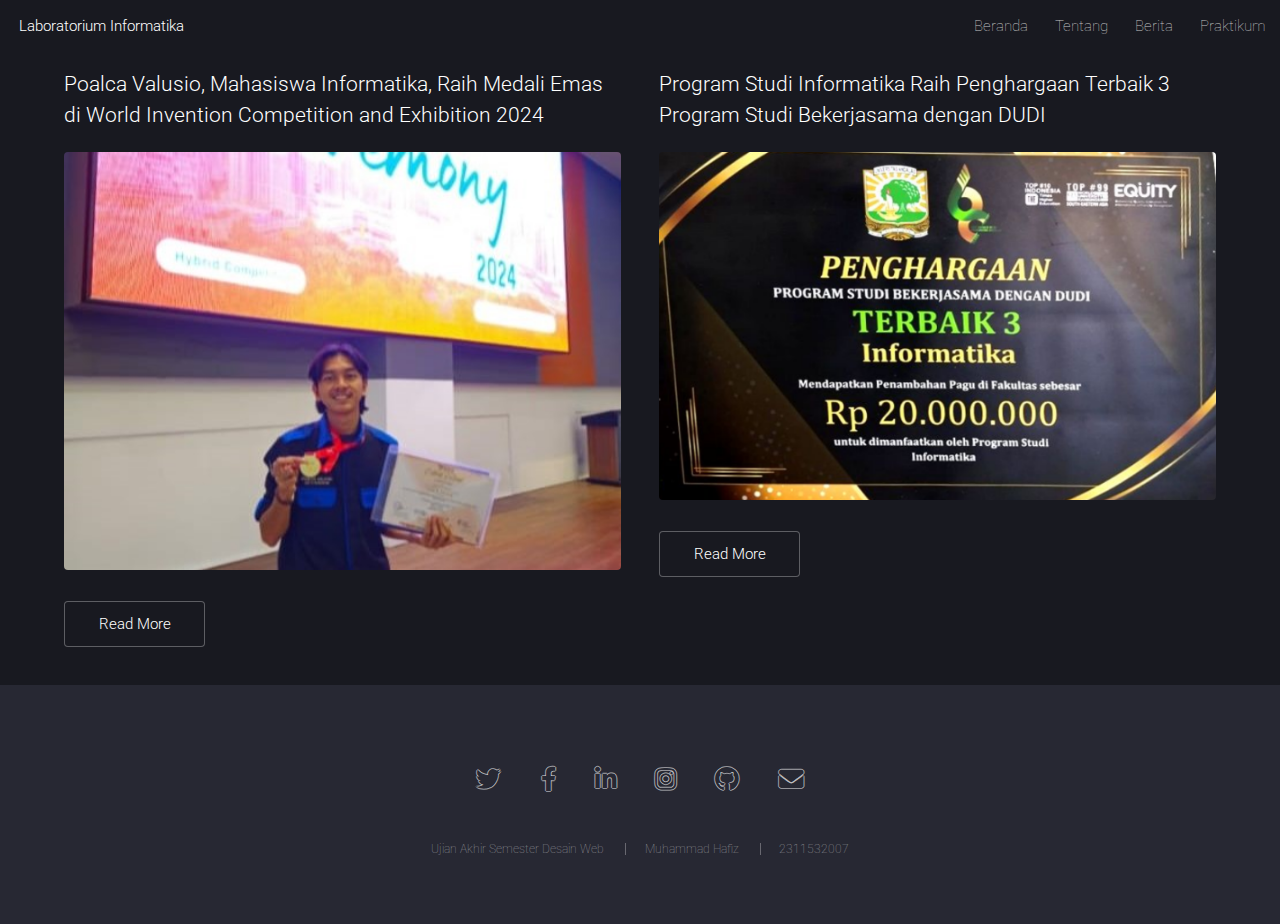
<file: UAS_Desain_Web/berita.html>
<!DOCTYPE HTML>
<html>
	<head>
		<title>Desain Web Muhammad Hafiz</title>
		<meta charset="utf-8" />
		<meta name="viewport" content="width=device-width, initial-scale=1, user-scalable=no" />
		<link rel="stylesheet" href="assets/css/main.css" />
		<noscript><link rel="stylesheet" href="assets/css/noscript.css" /></noscript>
	</head>
	<body class="is-preload landing">
		<div id="page-wrapper">
			<!-- Header -->
			<header id="header">
                <h1 id="logo"><a href="index.html">Laboratorium Informatika</a></h1>
                <nav id="nav">
                    <ul>
                        <li><a href="index.html">Beranda</a></li>
                        <li><a href="tentang.html">Tentang</a></li>
                        <li><a href="berita.html">Berita</a></li>
                        <li><a href="praktikum.html">Praktikum</a></li>
                    </ul>
                </nav>
            </header>

			<!-- Content -->
			<div id="main" class="wrapper style1">
                <div class="container">
                    <div class="row">
                        <div class="col-6">
                            <head> <h3>Poalca Valusio, Mahasiswa Informatika, Raih Medali Emas di World Invention Competition and Exhibition 2024</h3></head>
                            <img class="image fit m-3" src="images/news-highlight.jpg" alt="Card image">
                            <a href="#" class="button">Read More</a>
                        </div>
                        <div class="col-6">
                            <head> <h3>Program Studi Informatika Raih Penghargaan Terbaik 3 Program Studi Bekerjasama dengan DUDI</h3></head>
                            <img class="image fit m-3" src="images/berita2.png" alt="Card image">
                            <a href="#" class="button">Read More</a>
                        </div>
                    </div>
                </div>  
            </div>

		</div>

		<!-- footer -->
		<footer id="footer">
            <ul class="icons">
                <li><a href="#" class="icon brands alt fa-twitter"><span class="label">Twitter</span></a></li>
                <li><a href="#" class="icon brands alt fa-facebook-f"><span class="label">Facebook</span></a></li>
                <li><a href="#" class="icon brands alt fa-linkedin-in"><span class="label">LinkedIn</span></a></li>
                <li><a href="#" class="icon brands alt fa-instagram"><span class="label">Instagram</span></a></li>
                <li><a href="#" class="icon brands alt fa-github"><span class="label">GitHub</span></a></li>
                <li><a href="#" class="icon solid alt fa-envelope"><span class="label">Email</span></a></li>
            </ul>
            <ul class="copyright">
                <li>Ujian Akhir Semester Desain Web</li>
                <li>Muhammad Hafiz</li>
                <li>2311532007</li>
            </ul>
        </footer>        

		<!-- Scripts -->
			<script src="assets/js/jquery.min.js"></script>
			<script src="assets/js/jquery.scrolly.min.js"></script>
			<script src="assets/js/jquery.dropotron.min.js"></script>
			<script src="assets/js/jquery.scrollex.min.js"></script>
			<script src="assets/js/browser.min.js"></script>
			<script src="assets/js/breakpoints.min.js"></script>
			<script src="assets/js/util.js"></script>
			<script src="assets/js/main.js"></script>

	</body>
</html>
</file>
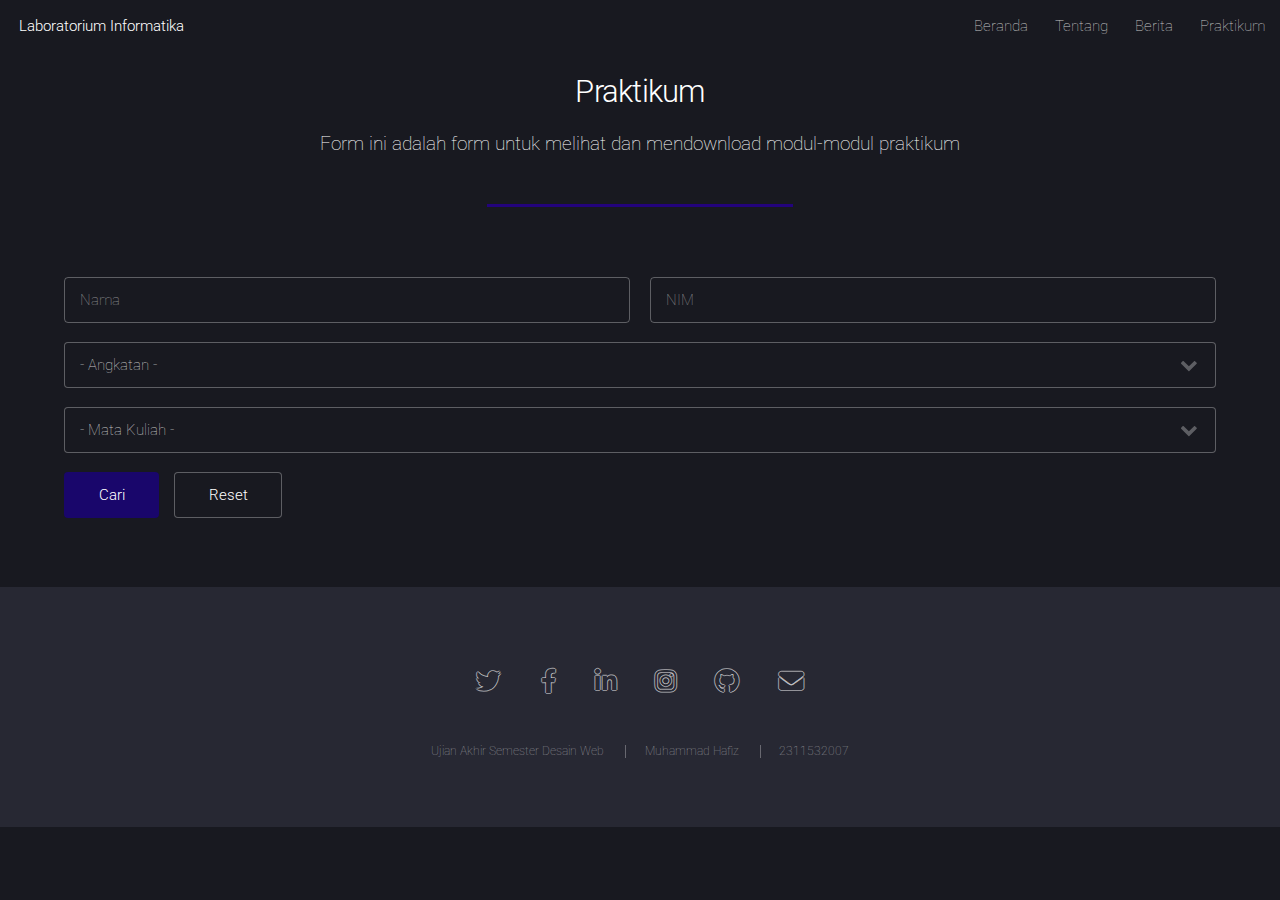
<file: UAS_Desain_Web/praktikum.html>
<!DOCTYPE HTML>
<html>
	<head>
		<title>Desain Web Muhammad Hafiz</title>
		<meta charset="utf-8" />
		<meta name="viewport" content="width=device-width, initial-scale=1, user-scalable=no" />
		<link rel="stylesheet" href="assets/css/main.css" />
		<noscript><link rel="stylesheet" href="assets/css/noscript.css" /></noscript>
	</head>
	<body class="is-preload landing">
		<div id="page-wrapper">
			<!-- Header -->
			<header id="header">
                <h1 id="logo"><a href="index.html">Laboratorium Informatika</a></h1>
                <nav id="nav">
                    <ul>
                        <li><a href="index.html">Beranda</a></li>
                        <li><a href="tentang.html">Tentang</a></li>
                        <li><a href="berita.html">Berita</a></li>
                        <li><a href="praktikum.html">Praktikum</a></li>
                    </ul>
                </nav>
            </header>

			<!-- Content -->
			<div id="main" class="wrapper style1">
                <div class="container">
                    <header class="major">
                        <h2>Praktikum</h2>
                        <p>Form ini adalah form untuk melihat dan mendownload modul-modul praktikum</p>
                    </header>
                
                    <section>
                        <form method="post" action="#">
                            <div class="row gtr-uniform gtr-50">
                                <div class="col-6 col-12-xsmall">
                                    <input type="text" name="nama" id="nama" value="" placeholder="Nama" />
                                </div>
                                <div class="col-6 col-12-xsmall">
                                    <input type="text" name="nim" id="nim" value="" placeholder="NIM" />
                                </div>
                                <div class="col-12">
                                    <select name="Angkatan" id="angkatan">
                                        <option value="">- Angkatan -</option>
                                        <option value="1">2022</option>
                                        <option value="1">2023</option>
                                        <option value="1">2024</option>
                                    </select>
                                </div>
                                <div class="col-12">
                                    <select name="Mata Kuliah" id="matakuliah">
                                        <option value="">- Mata Kuliah -</option>
                                        <option value="1">Algoritma dan Pemrograman</option>
                                        <option value="1">Struktur Data</option>
                                        <option value="1">Basis Data</option>
                                        <option value="1">Jaringan Komputer</option>
                                        <option value="1">Pemograman Berorientasi Objek</option>
                                        <option value="1">Sistem Operasi</option>
                                        <option value="1">Pembelajaran Mesin</option>
                                        <option value="1">Pemrograman Web</option>
                                        <option value="1">Deep Learning</option>
                                        <option value="1">Big Data</option>
                                        <option value="1">Aplikasi Mobile</option>
                                    </select>
                                </div>
                                <div class="col-12">
                                    <ul class="actions">
                                        <li><input type="submit" value="Cari" class="primary" /></li>
                                        <li><input type="reset" value="Reset" /></li>
                                    </ul>
                                </div>
                            </div>
                        </form>
                    </section>
                </div>
            </div>

		</div>

		<!-- footer -->
		<footer id="footer">
            <ul class="icons">
                <li><a href="#" class="icon brands alt fa-twitter"><span class="label">Twitter</span></a></li>
                <li><a href="#" class="icon brands alt fa-facebook-f"><span class="label">Facebook</span></a></li>
                <li><a href="#" class="icon brands alt fa-linkedin-in"><span class="label">LinkedIn</span></a></li>
                <li><a href="#" class="icon brands alt fa-instagram"><span class="label">Instagram</span></a></li>
                <li><a href="#" class="icon brands alt fa-github"><span class="label">GitHub</span></a></li>
                <li><a href="#" class="icon solid alt fa-envelope"><span class="label">Email</span></a></li>
            </ul>
            <ul class="copyright">
                <li>Ujian Akhir Semester Desain Web</li>
                <li>Muhammad Hafiz</li>
                <li>2311532007</li>
            </ul>
        </footer>        

		<!-- Scripts -->
			<script src="assets/js/jquery.min.js"></script>
			<script src="assets/js/jquery.scrolly.min.js"></script>
			<script src="assets/js/jquery.dropotron.min.js"></script>
			<script src="assets/js/jquery.scrollex.min.js"></script>
			<script src="assets/js/browser.min.js"></script>
			<script src="assets/js/breakpoints.min.js"></script>
			<script src="assets/js/util.js"></script>
			<script src="assets/js/main.js"></script>

	</body>
</html>
</file>
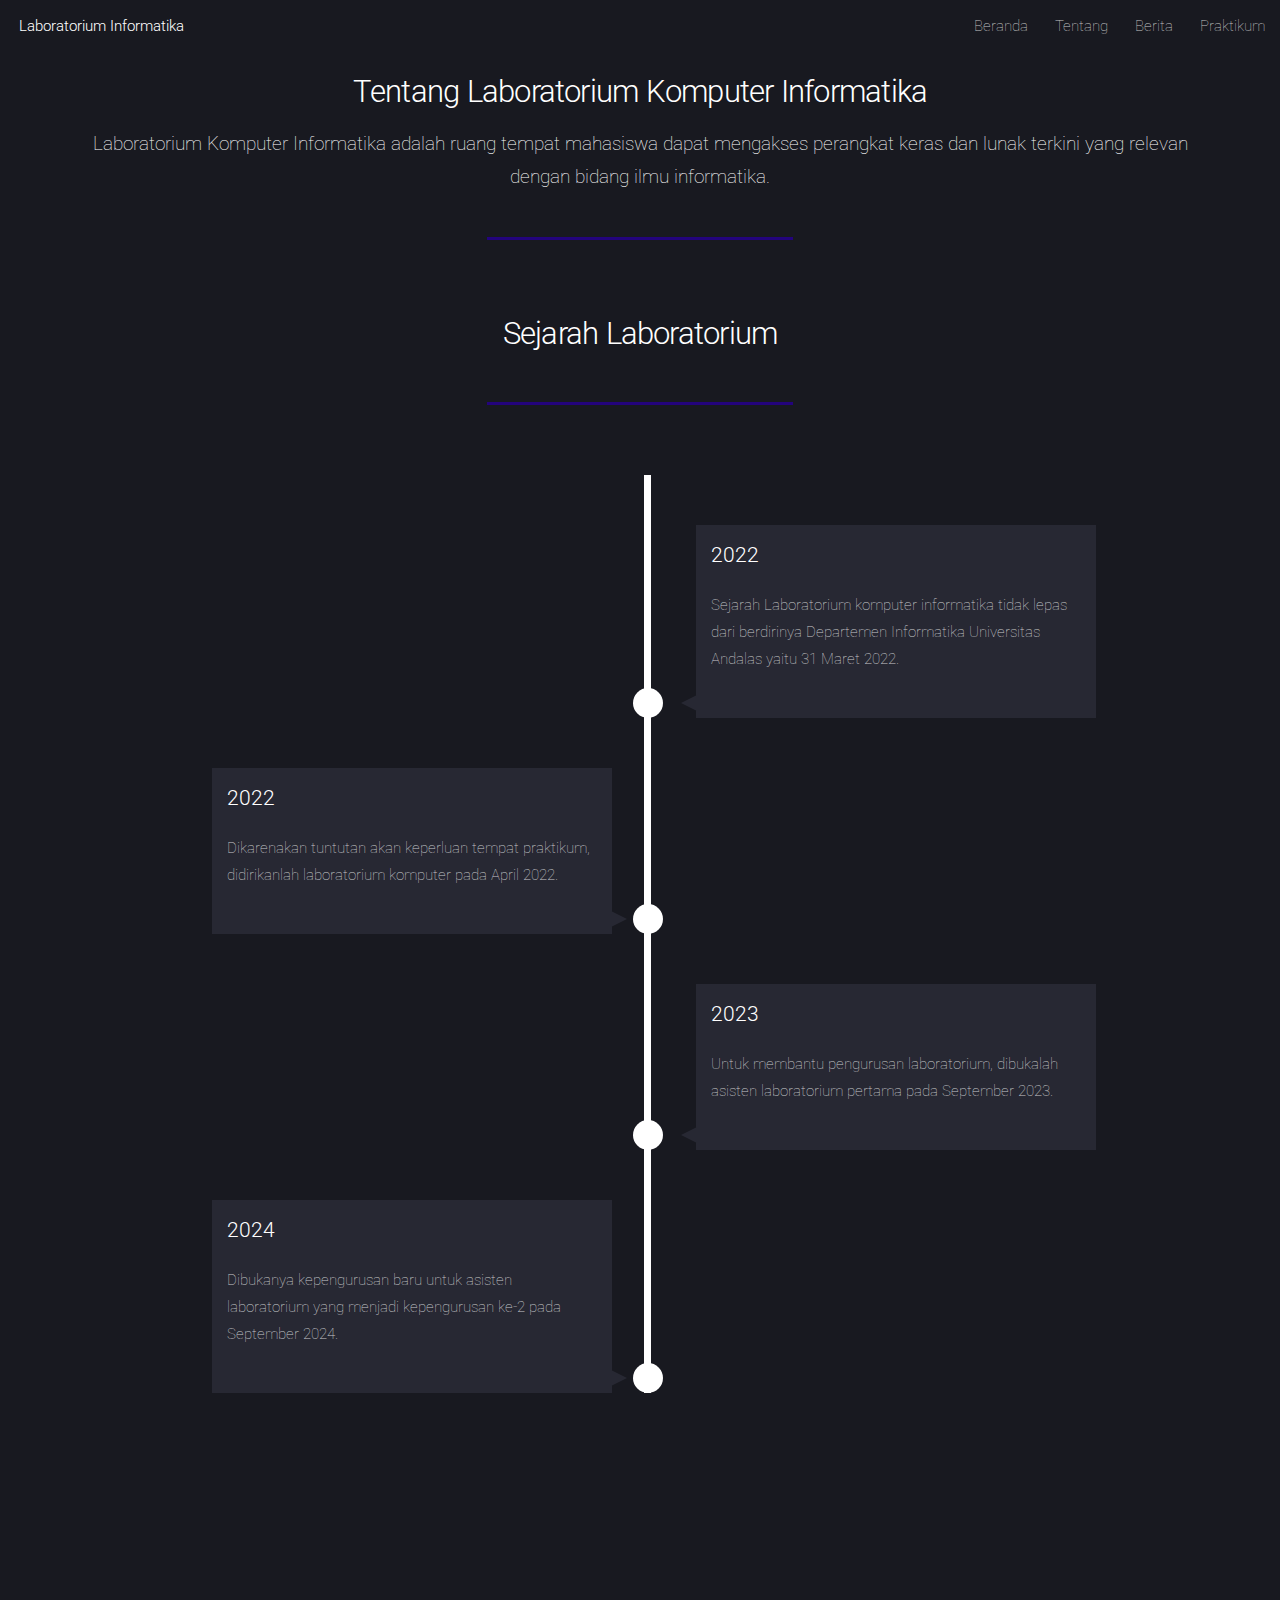
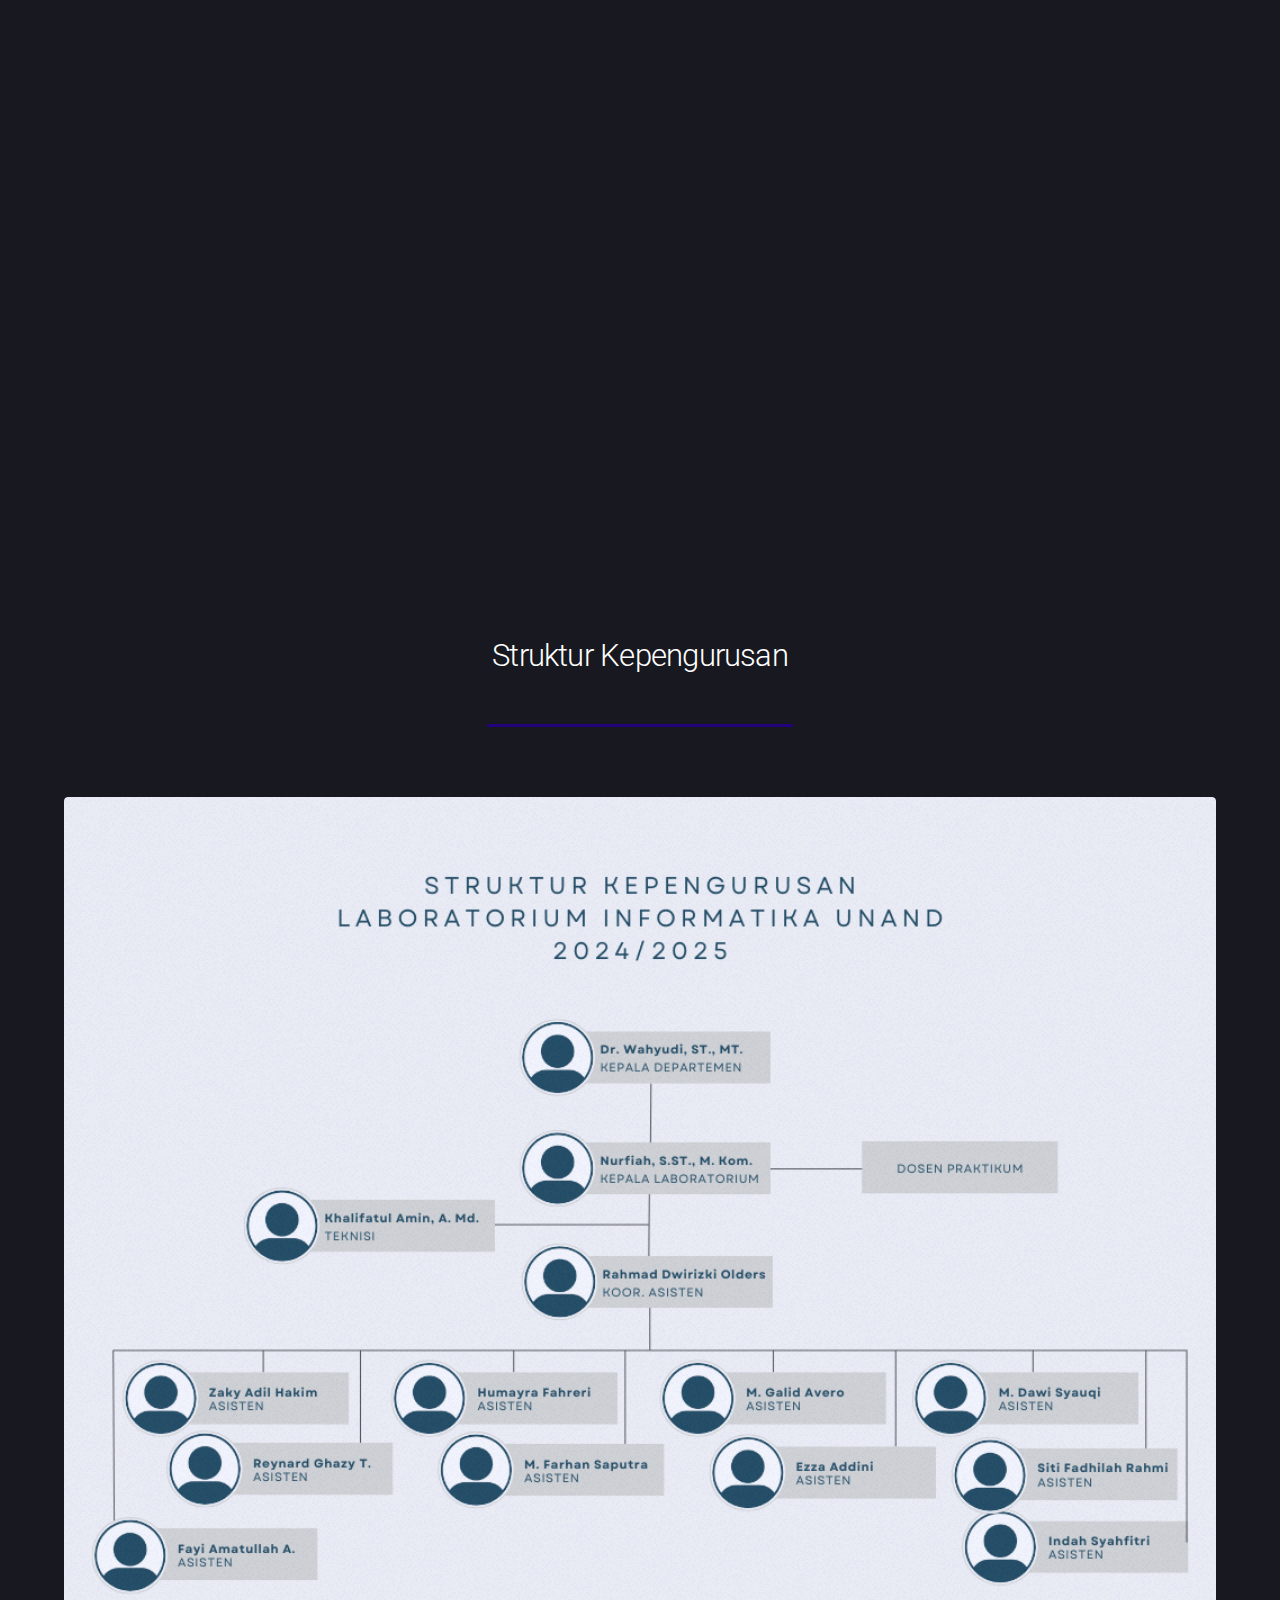
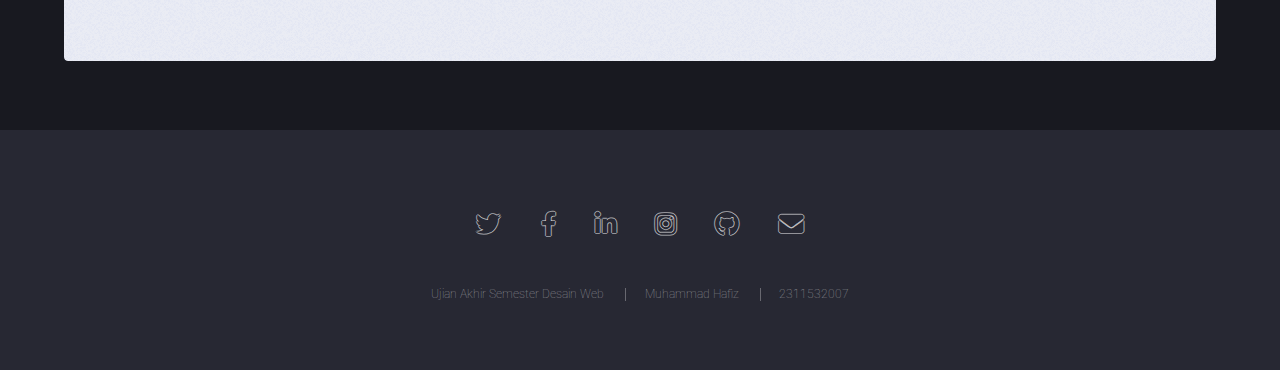
<file: UAS_Desain_Web/tentang.html>
<!DOCTYPE HTML>
<html>
	<head>
		<title>Desain Web Muhammad Hafiz</title>
		<meta charset="utf-8" />
		<meta name="viewport" content="width=device-width, initial-scale=1, user-scalable=no" />
		<link rel="stylesheet" href="assets/css/main.css" />
		<noscript><link rel="stylesheet" href="assets/css/noscript.css" /></noscript>
	</head>
	<body class="is-preload landing">
		<div id="page-wrapper">
			<!-- Header -->
			<header id="header">
                <h1 id="logo"><a href="index.html">Laboratorium Informatika</a></h1>
                <nav id="nav">
                    <ul>
                        <li><a href="index.html">Beranda</a></li>
                        <li><a href="tentang.html">Tentang</a></li>
                        <li><a href="berita.html">Berita</a></li>
                        <li><a href="praktikum.html">Praktikum</a></li>
                    </ul>
                </nav>
            </header>

			<!-- Content -->
			<div id="main" class="wrapper style1">
                <div class="container">
                    <header class="major">
                        <h2>Tentang Laboratorium Komputer Informatika</h2>
                        <p>Laboratorium Komputer Informatika adalah ruang tempat mahasiswa dapat mengakses perangkat keras dan lunak terkini yang relevan dengan bidang ilmu informatika.</p>
                    </header>
            
                    <!-- Content -->
                    <header class="major">
                        <h2>Sejarah Laboratorium</h2>
                    </header>
            
                    <section class="timeline">
                        <ul>
                            <li>
                            <div>
                                <h3>2022</h3>
                                <p>Sejarah Laboratorium komputer informatika tidak lepas dari berdirinya Departemen Informatika Universitas Andalas yaitu 31 Maret 2022.</p>
                            </div>
                            </li>
                            <li>
                            <div>
                                <h3>2022</h3>
                                <p>Dikarenakan tuntutan akan keperluan tempat praktikum, didirikanlah laboratorium komputer pada April 2022.</p>                   
                            </div>
                            </li>
                            <li>
                            <div>
                                <h3>2023</h3>
                                <p>Untuk membantu pengurusan laboratorium, dibukalah asisten laboratorium pertama pada September 2023.</p>                    
                            </div>
                            </li>
                            <li>
                            <div>
                                <h3>2024</h3>
                                <p>Dibukanya kepengurusan baru untuk asisten laboratorium yang menjadi kepengurusan ke-2 pada September 2024.</p>
                            </div>
                            </li>
                        </ul>
                    </section>       
            
                    <section id="four" class="wrapper style1 special fade-up">
                        <div class="container">
                            <header class="major">
                                <h2>Visi</h2>                   
                            </header>
                            <p>"Menjadi laboratorium terkemuka yang mempelopori inovasi di bidang informatika, 
                                    membentuk generasi masa depan yang berdaya melalui teknologi cerdas, 
                                    berkelanjutan, dan responsif terhadap tantangan global."</p>
            
                            <header class="major">
                                <h2>Misi</h2>
                            </header>
                            <div class="box alt">
                                <div class="row gtr-uniform">
                                    <section class="col-4 col-6-medium col-12-xsmall">
                                        <span class="icon solid alt major fa-chart-area"></span>
                                        <p>Membangun lingkungan belajar yang interaktif, berdaya guna, dan selalu terkoneksi dengan 
                                            perkembangan teknologi terbaru untuk menghasilkan talenta yang siap menghadapi revolusi digital.</p>
                                    </section>
                                    <section class="col-4 col-6-medium col-12-xsmall">
                                        <span class="icon solid alt major fa-comment"></span>
                                        <p>Mendorong kolaborasi internasional dengan akademisi, industri, dan komunitas 
                                            untuk menjembatani penelitian dan aplikasi nyata yang berdaya guna bagi masyarakat.</p>
                                    </section>
                                    <section class="col-4 col-6-medium col-12-xsmall">
                                        <span class="icon solid alt major fa-flask"></span>
                                        <p>Mengembangkan riset dan pengembangan teknologi berbasis kecerdasan buatan, 
                                            dan data science untuk menciptakan solusi digital yang mempermudah kehidupan manusia.</p>
                                    </section>
                                </div>
                            </div>
                        </div>
                    </section>
            
                    <header class="major">
                        <h2>Struktur Kepengurusan</h2>
                    </header>
            
                    <a href="#" class="image fit"><img src="images/Struktur Lab Paling Fix.png" alt="" /></a>
            
                </div>
            </div>

		</div>

		<!-- footer -->
		<footer id="footer">
            <ul class="icons">
                <li><a href="#" class="icon brands alt fa-twitter"><span class="label">Twitter</span></a></li>
                <li><a href="#" class="icon brands alt fa-facebook-f"><span class="label">Facebook</span></a></li>
                <li><a href="#" class="icon brands alt fa-linkedin-in"><span class="label">LinkedIn</span></a></li>
                <li><a href="#" class="icon brands alt fa-instagram"><span class="label">Instagram</span></a></li>
                <li><a href="#" class="icon brands alt fa-github"><span class="label">GitHub</span></a></li>
                <li><a href="#" class="icon solid alt fa-envelope"><span class="label">Email</span></a></li>
            </ul>
            <ul class="copyright">
                <li>Ujian Akhir Semester Desain Web</li>
                <li>Muhammad Hafiz</li>
                <li>2311532007</li>
            </ul>
        </footer>        

		<!-- Scripts -->
			<script src="assets/js/jquery.min.js"></script>
			<script src="assets/js/jquery.scrolly.min.js"></script>
			<script src="assets/js/jquery.dropotron.min.js"></script>
			<script src="assets/js/jquery.scrollex.min.js"></script>
			<script src="assets/js/browser.min.js"></script>
			<script src="assets/js/breakpoints.min.js"></script>
			<script src="assets/js/util.js"></script>
			<script src="assets/js/main.js"></script>

	</body>
</html>
</file>
<file: UAS_Desain_Web/assets/css/noscript.css>
/*
	Landed by HTML5 UP
	html5up.net | @ajlkn
	Free for personal and commercial use under the CCA 3.0 license (html5up.net/license)
*/

/* Loader */

	body.landing.is-preload:before {
		display: none;
	}

	body.landing.is-preload:after {
		display: none;
	}
</file>
<file: UAS_Desain_Web/assets/css/main.css>
@import url("fontawesome-all.min.css");
@import url("https://fonts.googleapis.com/css?family=Roboto:100,300,100italic,300italic");


html, body, div, span, applet, object,
iframe, h1, h2, h3, h4, h5, h6, p, blockquote,
pre, a, abbr, acronym, address, big, cite,
code, del, dfn, em, img, ins, kbd, q, s, samp,
small, strike, strong, sub, sup, tt, var, b,
u, i, center, dl, dt, dd, ol, ul, li, fieldset,
form, label, legend, table, caption, tbody,
tfoot, thead, tr, th, td, article, aside,
canvas, details, embed, figure, figcaption,
footer, header, hgroup, menu, nav, output, ruby,
section, summary, time, mark, audio, video {
	margin: 0;
	padding: 0;
	border: 0;
	font-size: 100%;
	font: inherit;
	vertical-align: baseline;}

article, aside, details, figcaption, figure,
footer, header, hgroup, menu, nav, section {
	display: block;}

body {
	line-height: 1;
}

ol, ul {
	list-style: none;
}

blockquote, q {
	quotes: none;
}

	blockquote:before, blockquote:after, q:before, q:after {
		content: '';
		content: none;
	}

table {
	border-collapse: collapse;
	border-spacing: 0;
}

body {
	-webkit-text-size-adjust: none;
}

mark {
	background-color: transparent;
	color: inherit;
}

input::-moz-focus-inner {
	border: 0;
	padding: 0;
}

input, select, textarea {
	-moz-appearance: none;
	-webkit-appearance: none;
	-ms-appearance: none;
	appearance: none;
}

/* Basic */

	html {
		box-sizing: border-box;
	}

	*, *:before, *:after {
		box-sizing: inherit;
	}

	html, body {
		background: #181920;
	}

	body.is-preload *, body.is-preload *:before, body.is-preload *:after {
		-moz-animation: none !important;
		-webkit-animation: none !important;
		-ms-animation: none !important;
		animation: none !important;
		-moz-transition: none !important;
		-webkit-transition: none !important;
		-ms-transition: none !important;
		transition: none !important;
	}

	body, input, select, textarea {
		color: rgba(255, 255, 255, 0.75);
		font-family: "Roboto", Helvetica, sans-serif;
		font-size: 15pt;
		font-weight: 100;
		line-height: 1.75em;
	}

	a {
		-moz-transition: border-color 0.2s ease-in-out, color 0.2s ease-in-out;
		-webkit-transition: border-color 0.2s ease-in-out, color 0.2s ease-in-out;
		-ms-transition: border-color 0.2s ease-in-out, color 0.2s ease-in-out;
		transition: border-color 0.2s ease-in-out, color 0.2s ease-in-out;
		border-bottom: dotted 1px;
		color: #7a71a1;
		text-decoration: none;
	}

		a:hover {
			color: #001aff !important;
			border-bottom-color: transparent;
		}

	strong, b {
		color: #ffffff;
		font-weight: 300;
	}

	em, i {
		font-style: italic;
	}

	p {
		margin: 0 0 2em 0;
	}

	h1, h2, h3, h4, h5, h6 {
		color: #ffffff;
		font-weight: 300;
		line-height: 1em;
		margin: 0 0 1em 0;
	}

		h1 a, h2 a, h3 a, h4 a, h5 a, h6 a {
			color: inherit;
			border: 0;
		}

	h2 {
		font-size: 2em;
		line-height: 1.5em;
		letter-spacing: -0.025em;
	}

	h3 {
		font-size: 1.35em;
		line-height: 1.5em;
	}

	h4 {
		font-size: 1.1em;
		line-height: 1.5em;
	}

	h5 {
		font-size: 0.9em;
		line-height: 1.5em;
	}

	h6 {
		font-size: 0.7em;
		line-height: 1.5em;
	}

	sub {
		font-size: 0.8em;
		position: relative;
		top: 0.5em;
	}

	sup {
		font-size: 0.8em;
		position: relative;
		top: -0.5em;
	}

	hr {
		border: 0;
		border-bottom: solid 1px rgba(255, 255, 255, 0.3);
		margin: 3em 0;
	}

		hr.major {
			margin: 4em 0;
		}

	blockquote {
		border-left: solid 4px rgba(255, 255, 255, 0.3);
		font-style: italic;
		margin: 0 0 2em 0;
		padding: 0.5em 0 0.5em 2em;
	}

	code {
		background: rgba(255, 255, 255, 0.075);
		border-radius: 4px;
		font-family: "Courier New", monospace;
		font-size: 0.9em;
		margin: 0 0.25em;
		padding: 0.25em 0.65em;
	}

	pre {
		-webkit-overflow-scrolling: touch;
		font-family: "Courier New", monospace;
		font-size: 0.9em;
		margin: 0 0 2em 0;
	}

		pre code {
			display: block;
			line-height: 1.75em;
			padding: 1em 1.5em;
			overflow-x: auto;
		}

	.align-left {
		text-align: left;
	}

	.align-center {
		text-align: center;
	}

	.align-right {
		text-align: right;
	}

/* Loader */

	@-moz-keyframes spinner-show {
		0% {
			opacity: 0;
		}

		100% {
			opacity: 1;
		}
	}

	@-webkit-keyframes spinner-show {
		0% {
			opacity: 0;
		}

		100% {
			opacity: 1;
		}
	}

	@-ms-keyframes spinner-show {
		0% {
			opacity: 0;
		}

		100% {
			opacity: 1;
		}
	}

	@keyframes spinner-show {
		0% {
			opacity: 0;
		}

		100% {
			opacity: 1;
		}
	}

	@-moz-keyframes spinner-hide {
		0% {
			color: rgba(255, 255, 255, 0.15);
			z-index: 100001;
			-moz-transform: scale(1) rotate(0deg);
			-webkit-transform: scale(1) rotate(0deg);
			-ms-transform: scale(1) rotate(0deg);
			transform: scale(1) rotate(0deg);
		}

		99% {
			color: #1c1d26;
			z-index: 100001;
			-moz-transform: scale(0.5) rotate(360deg);
			-webkit-transform: scale(0.5) rotate(360deg);
			-ms-transform: scale(0.5) rotate(360deg);
			transform: scale(0.5) rotate(360deg);
		}

		100% {
			color: #1c1d26;
			z-index: -1;
			-moz-transform: scale(0.5) rotate(360deg);
			-webkit-transform: scale(0.5) rotate(360deg);
			-ms-transform: scale(0.5) rotate(360deg);
			transform: scale(0.5) rotate(360deg);
		}
	}

	@-webkit-keyframes spinner-hide {
		0% {
			color: rgba(255, 255, 255, 0.15);
			z-index: 100001;
			-moz-transform: scale(1) rotate(0deg);
			-webkit-transform: scale(1) rotate(0deg);
			-ms-transform: scale(1) rotate(0deg);
			transform: scale(1) rotate(0deg);
		}

		99% {
			color: #1c1d26;
			z-index: 100001;
			-moz-transform: scale(0.5) rotate(360deg);
			-webkit-transform: scale(0.5) rotate(360deg);
			-ms-transform: scale(0.5) rotate(360deg);
			transform: scale(0.5) rotate(360deg);
		}

		100% {
			color: #1c1d26;
			z-index: -1;
			-moz-transform: scale(0.5) rotate(360deg);
			-webkit-transform: scale(0.5) rotate(360deg);
			-ms-transform: scale(0.5) rotate(360deg);
			transform: scale(0.5) rotate(360deg);
		}
	}

	@-ms-keyframes spinner-hide {
		0% {
			color: rgba(255, 255, 255, 0.15);
			z-index: 100001;
			-moz-transform: scale(1) rotate(0deg);
			-webkit-transform: scale(1) rotate(0deg);
			-ms-transform: scale(1) rotate(0deg);
			transform: scale(1) rotate(0deg);
		}

		99% {
			color: #1c1d26;
			z-index: 100001;
			-moz-transform: scale(0.5) rotate(360deg);
			-webkit-transform: scale(0.5) rotate(360deg);
			-ms-transform: scale(0.5) rotate(360deg);
			transform: scale(0.5) rotate(360deg);
		}

		100% {
			color: #1c1d26;
			z-index: -1;
			-moz-transform: scale(0.5) rotate(360deg);
			-webkit-transform: scale(0.5) rotate(360deg);
			-ms-transform: scale(0.5) rotate(360deg);
			transform: scale(0.5) rotate(360deg);
		}
	}

	@keyframes spinner-hide {
		0% {
			color: rgba(255, 255, 255, 0.15);
			z-index: 100001;
			-moz-transform: scale(1) rotate(0deg);
			-webkit-transform: scale(1) rotate(0deg);
			-ms-transform: scale(1) rotate(0deg);
			transform: scale(1) rotate(0deg);
		}

		99% {
			color: #1c1d26;
			z-index: 100001;
			-moz-transform: scale(0.5) rotate(360deg);
			-webkit-transform: scale(0.5) rotate(360deg);
			-ms-transform: scale(0.5) rotate(360deg);
			transform: scale(0.5) rotate(360deg);
		}

		100% {
			color: #1c1d26;
			z-index: -1;
			-moz-transform: scale(0.5) rotate(360deg);
			-webkit-transform: scale(0.5) rotate(360deg);
			-ms-transform: scale(0.5) rotate(360deg);
			transform: scale(0.5) rotate(360deg);
		}
	}

	@-moz-keyframes spinner-rotate {
		0% {
			-moz-transform: scale(1) rotate(0deg);
			-webkit-transform: scale(1) rotate(0deg);
			-ms-transform: scale(1) rotate(0deg);
			transform: scale(1) rotate(0deg);
		}

		100% {
			-moz-transform: scale(1) rotate(360deg);
			-webkit-transform: scale(1) rotate(360deg);
			-ms-transform: scale(1) rotate(360deg);
			transform: scale(1) rotate(360deg);
		}
	}

	@-webkit-keyframes spinner-rotate {
		0% {
			-moz-transform: scale(1) rotate(0deg);
			-webkit-transform: scale(1) rotate(0deg);
			-ms-transform: scale(1) rotate(0deg);
			transform: scale(1) rotate(0deg);
		}

		100% {
			-moz-transform: scale(1) rotate(360deg);
			-webkit-transform: scale(1) rotate(360deg);
			-ms-transform: scale(1) rotate(360deg);
			transform: scale(1) rotate(360deg);
		}
	}

	@-ms-keyframes spinner-rotate {
		0% {
			-moz-transform: scale(1) rotate(0deg);
			-webkit-transform: scale(1) rotate(0deg);
			-ms-transform: scale(1) rotate(0deg);
			transform: scale(1) rotate(0deg);
		}

		100% {
			-moz-transform: scale(1) rotate(360deg);
			-webkit-transform: scale(1) rotate(360deg);
			-ms-transform: scale(1) rotate(360deg);
			transform: scale(1) rotate(360deg);
		}
	}

	@keyframes spinner-rotate {
		0% {
			-moz-transform: scale(1) rotate(0deg);
			-webkit-transform: scale(1) rotate(0deg);
			-ms-transform: scale(1) rotate(0deg);
			transform: scale(1) rotate(0deg);
		}

		100% {
			-moz-transform: scale(1) rotate(360deg);
			-webkit-transform: scale(1) rotate(360deg);
			-ms-transform: scale(1) rotate(360deg);
			transform: scale(1) rotate(360deg);
		}
	}

	@-moz-keyframes overlay-hide {
		0% {
			opacity: 1;
			z-index: 100000;
		}

		15% {
			opacity: 1;
			z-index: 100000;
		}

		99% {
			opacity: 0;
			z-index: 100000;
		}

		100% {
			opacity: 0;
			z-index: -1;
		}
	}

	@-webkit-keyframes overlay-hide {
		0% {
			opacity: 1;
			z-index: 100000;
		}

		15% {
			opacity: 1;
			z-index: 100000;
		}

		99% {
			opacity: 0;
			z-index: 100000;
		}

		100% {
			opacity: 0;
			z-index: -1;
		}
	}

	@-ms-keyframes overlay-hide {
		0% {
			opacity: 1;
			z-index: 100000;
		}

		15% {
			opacity: 1;
			z-index: 100000;
		}

		99% {
			opacity: 0;
			z-index: 100000;
		}

		100% {
			opacity: 0;
			z-index: -1;
		}
	}

	@keyframes overlay-hide {
		0% {
			opacity: 1;
			z-index: 100000;
		}

		15% {
			opacity: 1;
			z-index: 100000;
		}

		99% {
			opacity: 0;
			z-index: 100000;
		}

		100% {
			opacity: 0;
			z-index: -1;
		}
	}

	@keyframes slideIn {
		from {
			opacity: 0;
			transform: translateX(-50px);
		}
		to {
			opacity: 1;
			transform: translateX(0);
		}
	}

	.wrapper.style1 .major {
		animation: fadeIn 1.5s ease;
	}

	@keyframes fadeIn {
		from {
			opacity: 0;
		}
		to {
			opacity: 1;
		}
	}

	.icons li {
		display: inline-block;
		margin: 10px;
		animation: bounce 2s infinite;
	}

	@keyframes bounce {
		0%, 20%, 50%, 80%, 100% {
			transform: translateY(0);
		}
		40% {
			transform: translateY(-10px);
		}
		60% {
			transform: translateY(-5px);
		}
	}

	body.landing {
		text-decoration: none;
	}

		body.landing:before {
			-moz-osx-font-smoothing: grayscale;
			-webkit-font-smoothing: antialiased;
			display: inline-block;
			font-style: normal;
			font-variant: normal;
			text-rendering: auto;
			line-height: 1;
			text-transform: none !important;
			font-family: 'Font Awesome 5 Free';
			font-weight: 900;
		}

		body.landing:before {
			-moz-animation: spinner-show 1.5s 1 0.25s ease forwards, spinner-hide 0.25s ease-in-out forwards !important;
			-webkit-animation: spinner-show 1.5s 1 0.25s ease forwards, spinner-hide 0.25s ease-in-out forwards !important;
			-ms-animation: spinner-show 1.5s 1 0.25s ease forwards, spinner-hide 0.25s ease-in-out forwards !important;
			animation: spinner-show 1.5s 1 0.25s ease forwards, spinner-hide 0.25s ease-in-out forwards !important;
			-moz-transform-origin: 50% 50%;
			-webkit-transform-origin: 50% 50%;
			-ms-transform-origin: 50% 50%;
			transform-origin: 50% 50%;
			color: rgba(255, 255, 255, 0.15);
			content: '\f1ce';
			cursor: default;
			display: block;
			font-size: 2em;
			height: 2em;
			left: 50%;
			line-height: 2em;
			margin: -1em 0 0 -1em;
			opacity: 0;
			position: fixed;
			text-align: center;
			top: 50%;
			width: 2em;
			z-index: -1;
		}

		body.landing:after {
			-moz-animation: overlay-hide 1.5s ease-in forwards !important;
			-webkit-animation: overlay-hide 1.5s ease-in forwards !important;
			-ms-animation: overlay-hide 1.5s ease-in forwards !important;
			animation: overlay-hide 1.5s ease-in forwards !important;
			background: #1c1d26;
			content: '';
			display: block;
			height: 100%;
			left: 0;
			opacity: 0;
			position: fixed;
			top: 0;
			width: 100%;
			z-index: -1;
		}

		body.landing.is-preload:before {
			-moz-animation: spinner-show 1.5s 1 0.25s ease forwards, spinner-rotate 0.75s infinite linear !important;
			-webkit-animation: spinner-show 1.5s 1 0.25s ease forwards, spinner-rotate 0.75s infinite linear !important;
			-ms-animation: spinner-show 1.5s 1 0.25s ease forwards, spinner-rotate 0.75s infinite linear !important;
			animation: spinner-show 1.5s 1 0.25s ease forwards, spinner-rotate 0.75s infinite linear !important;
			z-index: 100001;
		}

		body.landing.is-preload:after {
			-moz-animation: none !important;
			-webkit-animation: none !important;
			-ms-animation: none !important;
			animation: none !important;
			opacity: 1;
			z-index: 100000;
		}

	@media (-webkit-min-device-pixel-ratio: 2) {

		body.landing:before {
			line-height: 2.025em;
		}

	}

/* Container */

	.container {
		margin: 0 auto;
		max-width: calc(100% - 4em);
		width: 70em;
	}

		.container.xsmall {
			width: 17.5em;
		}

		.container.small {
			width: 35em;
		}

		.container.medium {
			width: 52.5em;
		}

		.container.large {
			width: 87.5em;
		}

		.container.xlarge {
			width: 105em;
		}

		.container.max {
			width: 100%;
		}

		@media screen and (max-width: 1280px) {

			.container {
				width: 90%;
				max-width: 100%;
			}

		}

		@media screen and (max-width: 980px) {

			.container {
				width: 100% !important;
			}

		}

/* Row */

	.row {
		display: flex;
		flex-wrap: wrap;
		box-sizing: border-box;
		align-items: stretch;
	}

		.row > * {
			box-sizing: border-box;
		}

		.row.gtr-uniform > * > :last-child {
			margin-bottom: 0;
		}

		.row.aln-left {
			justify-content: flex-start;
		}

		.row.aln-center {
			justify-content: center;
		}

		.row.aln-right {
			justify-content: flex-end;
		}

		.row.aln-top {
			align-items: flex-start;
		}

		.row.aln-middle {
			align-items: center;
		}

		.row.aln-bottom {
			align-items: flex-end;
		}

		.row > .imp {
			order: -1;
		}

		.row > .col-1 {
			width: 8.33333%;
		}

		.row > .off-1 {
			margin-left: 8.33333%;
		}

		.row > .col-2 {
			width: 16.66667%;
		}

		.row > .off-2 {
			margin-left: 16.66667%;
		}

		.row > .col-3 {
			width: 25%;
		}

		.row > .off-3 {
			margin-left: 25%;
		}

		.row > .col-4 {
			width: 33.33333%;
		}

		.row > .off-4 {
			margin-left: 33.33333%;
		}

		.row > .col-5 {
			width: 41.66667%;
		}

		.row > .off-5 {
			margin-left: 41.66667%;
		}

		.row > .col-6 {
			width: 50%;
		}

		.row > .off-6 {
			margin-left: 50%;
		}

		.row > .col-7 {
			width: 58.33333%;
		}

		.row > .off-7 {
			margin-left: 58.33333%;
		}

		.row > .col-8 {
			width: 66.66667%;
		}

		.row > .off-8 {
			margin-left: 66.66667%;
		}

		.row > .col-9 {
			width: 75%;
		}

		.row > .off-9 {
			margin-left: 75%;
		}

		.row > .col-10 {
			width: 83.33333%;
		}

		.row > .off-10 {
			margin-left: 83.33333%;
		}

		.row > .col-11 {
			width: 91.66667%;
		}

		.row > .off-11 {
			margin-left: 91.66667%;
		}

		.row > .col-12 {
			width: 100%;
		}

		.row > .off-12 {
			margin-left: 100%;
		}

		.row.gtr-0 {
			margin-top: 0;
			margin-left: 0em;
		}

			.row.gtr-0 > * {
				padding: 0 0 0 0em;
			}

			.row.gtr-0.gtr-uniform {
				margin-top: 0em;
			}

				.row.gtr-0.gtr-uniform > * {
					padding-top: 0em;
				}

		.row.gtr-25 {
			margin-top: 0;
			margin-left: -0.625em;
		}

			.row.gtr-25 > * {
				padding: 0 0 0 0.625em;
			}

			.row.gtr-25.gtr-uniform {
				margin-top: -0.625em;
			}

				.row.gtr-25.gtr-uniform > * {
					padding-top: 0.625em;
				}

		.row.gtr-50 {
			margin-top: 0;
			margin-left: -1.25em;
		}

			.row.gtr-50 > * {
				padding: 0 0 0 1.25em;
			}

			.row.gtr-50.gtr-uniform {
				margin-top: -1.25em;
			}

				.row.gtr-50.gtr-uniform > * {
					padding-top: 1.25em;
				}

		.row {
			margin-top: 0;
			margin-left: -2.5em;
		}

			.row > * {
				padding: 0 0 0 2.5em;
			}

			.row.gtr-uniform {
				margin-top: -2.5em;
			}

				.row.gtr-uniform > * {
					padding-top: 2.5em;
				}

		.row.gtr-150 {
			margin-top: 0;
			margin-left: -3.75em;
		}

			.row.gtr-150 > * {
				padding: 0 0 0 3.75em;
			}

			.row.gtr-150.gtr-uniform {
				margin-top: -3.75em;
			}

				.row.gtr-150.gtr-uniform > * {
					padding-top: 3.75em;
				}

		.row.gtr-200 {
			margin-top: 0;
			margin-left: -5em;
		}

			.row.gtr-200 > * {
				padding: 0 0 0 5em;
			}

			.row.gtr-200.gtr-uniform {
				margin-top: -5em;
			}

				.row.gtr-200.gtr-uniform > * {
					padding-top: 5em;
				}

		@media screen and (max-width: 1680px) {

			.row {
				display: flex;
				flex-wrap: wrap;
				box-sizing: border-box;
				align-items: stretch;
			}

				.row > * {
					box-sizing: border-box;
				}

				.row.gtr-uniform > * > :last-child {
					margin-bottom: 0;
				}

				.row.aln-left {
					justify-content: flex-start;
				}

				.row.aln-center {
					justify-content: center;
				}

				.row.aln-right {
					justify-content: flex-end;
				}

				.row.aln-top {
					align-items: flex-start;
				}

				.row.aln-middle {
					align-items: center;
				}

				.row.aln-bottom {
					align-items: flex-end;
				}

				.row > .imp-xlarge {
					order: -1;
				}

				.row > .col-1-xlarge {
					width: 8.33333%;
				}

				.row > .off-1-xlarge {
					margin-left: 8.33333%;
				}

				.row > .col-2-xlarge {
					width: 16.66667%;
				}

				.row > .off-2-xlarge {
					margin-left: 16.66667%;
				}

				.row > .col-3-xlarge {
					width: 25%;
				}

				.row > .off-3-xlarge {
					margin-left: 25%;
				}

				.row > .col-4-xlarge {
					width: 33.33333%;
				}

				.row > .off-4-xlarge {
					margin-left: 33.33333%;
				}

				.row > .col-5-xlarge {
					width: 41.66667%;
				}

				.row > .off-5-xlarge {
					margin-left: 41.66667%;
				}

				.row > .col-6-xlarge {
					width: 50%;
				}

				.row > .off-6-xlarge {
					margin-left: 50%;
				}

				.row > .col-7-xlarge {
					width: 58.33333%;
				}

				.row > .off-7-xlarge {
					margin-left: 58.33333%;
				}

				.row > .col-8-xlarge {
					width: 66.66667%;
				}

				.row > .off-8-xlarge {
					margin-left: 66.66667%;
				}

				.row > .col-9-xlarge {
					width: 75%;
				}

				.row > .off-9-xlarge {
					margin-left: 75%;
				}

				.row > .col-10-xlarge {
					width: 83.33333%;
				}

				.row > .off-10-xlarge {
					margin-left: 83.33333%;
				}

				.row > .col-11-xlarge {
					width: 91.66667%;
				}

				.row > .off-11-xlarge {
					margin-left: 91.66667%;
				}

				.row > .col-12-xlarge {
					width: 100%;
				}

				.row > .off-12-xlarge {
					margin-left: 100%;
				}

				.row.gtr-0 {
					margin-top: 0;
					margin-left: 0em;
				}

					.row.gtr-0 > * {
						padding: 0 0 0 0em;
					}

					.row.gtr-0.gtr-uniform {
						margin-top: 0em;
					}

						.row.gtr-0.gtr-uniform > * {
							padding-top: 0em;
						}

				.row.gtr-25 {
					margin-top: 0;
					margin-left: -0.625em;
				}

					.row.gtr-25 > * {
						padding: 0 0 0 0.625em;
					}

					.row.gtr-25.gtr-uniform {
						margin-top: -0.625em;
					}

						.row.gtr-25.gtr-uniform > * {
							padding-top: 0.625em;
						}

				.row.gtr-50 {
					margin-top: 0;
					margin-left: -1.25em;
				}

					.row.gtr-50 > * {
						padding: 0 0 0 1.25em;
					}

					.row.gtr-50.gtr-uniform {
						margin-top: -1.25em;
					}

						.row.gtr-50.gtr-uniform > * {
							padding-top: 1.25em;
						}

				.row {
					margin-top: 0;
					margin-left: -2.5em;
				}

					.row > * {
						padding: 0 0 0 2.5em;
					}

					.row.gtr-uniform {
						margin-top: -2.5em;
					}

						.row.gtr-uniform > * {
							padding-top: 2.5em;
						}

				.row.gtr-150 {
					margin-top: 0;
					margin-left: -3.75em;
				}

					.row.gtr-150 > * {
						padding: 0 0 0 3.75em;
					}

					.row.gtr-150.gtr-uniform {
						margin-top: -3.75em;
					}

						.row.gtr-150.gtr-uniform > * {
							padding-top: 3.75em;
						}

				.row.gtr-200 {
					margin-top: 0;
					margin-left: -5em;
				}

					.row.gtr-200 > * {
						padding: 0 0 0 5em;
					}

					.row.gtr-200.gtr-uniform {
						margin-top: -5em;
					}

						.row.gtr-200.gtr-uniform > * {
							padding-top: 5em;
						}

		}

		@media screen and (max-width: 1280px) {

			.row {
				display: flex;
				flex-wrap: wrap;
				box-sizing: border-box;
				align-items: stretch;
			}

				.row > * {
					box-sizing: border-box;
				}

				.row.gtr-uniform > * > :last-child {
					margin-bottom: 0;
				}

				.row.aln-left {
					justify-content: flex-start;
				}

				.row.aln-center {
					justify-content: center;
				}

				.row.aln-right {
					justify-content: flex-end;
				}

				.row.aln-top {
					align-items: flex-start;
				}

				.row.aln-middle {
					align-items: center;
				}

				.row.aln-bottom {
					align-items: flex-end;
				}

				.row > .imp-large {
					order: -1;
				}

				.row > .col-1-large {
					width: 8.33333%;
				}

				.row > .off-1-large {
					margin-left: 8.33333%;
				}

				.row > .col-2-large {
					width: 16.66667%;
				}

				.row > .off-2-large {
					margin-left: 16.66667%;
				}

				.row > .col-3-large {
					width: 25%;
				}

				.row > .off-3-large {
					margin-left: 25%;
				}

				.row > .col-4-large {
					width: 33.33333%;
				}

				.row > .off-4-large {
					margin-left: 33.33333%;
				}

				.row > .col-5-large {
					width: 41.66667%;
				}

				.row > .off-5-large {
					margin-left: 41.66667%;
				}

				.row > .col-6-large {
					width: 50%;
				}

				.row > .off-6-large {
					margin-left: 50%;
				}

				.row > .col-7-large {
					width: 58.33333%;
				}

				.row > .off-7-large {
					margin-left: 58.33333%;
				}

				.row > .col-8-large {
					width: 66.66667%;
				}

				.row > .off-8-large {
					margin-left: 66.66667%;
				}

				.row > .col-9-large {
					width: 75%;
				}

				.row > .off-9-large {
					margin-left: 75%;
				}

				.row > .col-10-large {
					width: 83.33333%;
				}

				.row > .off-10-large {
					margin-left: 83.33333%;
				}

				.row > .col-11-large {
					width: 91.66667%;
				}

				.row > .off-11-large {
					margin-left: 91.66667%;
				}

				.row > .col-12-large {
					width: 100%;
				}

				.row > .off-12-large {
					margin-left: 100%;
				}

				.row.gtr-0 {
					margin-top: 0;
					margin-left: 0em;
				}

					.row.gtr-0 > * {
						padding: 0 0 0 0em;
					}

					.row.gtr-0.gtr-uniform {
						margin-top: 0em;
					}

						.row.gtr-0.gtr-uniform > * {
							padding-top: 0em;
						}

				.row.gtr-25 {
					margin-top: 0;
					margin-left: -0.625em;
				}

					.row.gtr-25 > * {
						padding: 0 0 0 0.625em;
					}

					.row.gtr-25.gtr-uniform {
						margin-top: -0.625em;
					}

						.row.gtr-25.gtr-uniform > * {
							padding-top: 0.625em;
						}

				.row.gtr-50 {
					margin-top: 0;
					margin-left: -1.25em;
				}

					.row.gtr-50 > * {
						padding: 0 0 0 1.25em;
					}

					.row.gtr-50.gtr-uniform {
						margin-top: -1.25em;
					}

						.row.gtr-50.gtr-uniform > * {
							padding-top: 1.25em;
						}

				.row {
					margin-top: 0;
					margin-left: -2.5em;
				}

					.row > * {
						padding: 0 0 0 2.5em;
					}

					.row.gtr-uniform {
						margin-top: -2.5em;
					}

						.row.gtr-uniform > * {
							padding-top: 2.5em;
						}

				.row.gtr-150 {
					margin-top: 0;
					margin-left: -3.75em;
				}

					.row.gtr-150 > * {
						padding: 0 0 0 3.75em;
					}

					.row.gtr-150.gtr-uniform {
						margin-top: -3.75em;
					}

						.row.gtr-150.gtr-uniform > * {
							padding-top: 3.75em;
						}

				.row.gtr-200 {
					margin-top: 0;
					margin-left: -5em;
				}

					.row.gtr-200 > * {
						padding: 0 0 0 5em;
					}

					.row.gtr-200.gtr-uniform {
						margin-top: -5em;
					}

						.row.gtr-200.gtr-uniform > * {
							padding-top: 5em;
						}

		}

		@media screen and (max-width: 980px) {

			.row {
				display: flex;
				flex-wrap: wrap;
				box-sizing: border-box;
				align-items: stretch;
			}

				.row > * {
					box-sizing: border-box;
				}

				.row.gtr-uniform > * > :last-child {
					margin-bottom: 0;
				}

				.row.aln-left {
					justify-content: flex-start;
				}

				.row.aln-center {
					justify-content: center;
				}

				.row.aln-right {
					justify-content: flex-end;
				}

				.row.aln-top {
					align-items: flex-start;
				}

				.row.aln-middle {
					align-items: center;
				}

				.row.aln-bottom {
					align-items: flex-end;
				}

				.row > .imp-medium {
					order: -1;
				}

				.row > .col-1-medium {
					width: 8.33333%;
				}

				.row > .off-1-medium {
					margin-left: 8.33333%;
				}

				.row > .col-2-medium {
					width: 16.66667%;
				}

				.row > .off-2-medium {
					margin-left: 16.66667%;
				}

				.row > .col-3-medium {
					width: 25%;
				}

				.row > .off-3-medium {
					margin-left: 25%;
				}

				.row > .col-4-medium {
					width: 33.33333%;
				}

				.row > .off-4-medium {
					margin-left: 33.33333%;
				}

				.row > .col-5-medium {
					width: 41.66667%;
				}

				.row > .off-5-medium {
					margin-left: 41.66667%;
				}

				.row > .col-6-medium {
					width: 50%;
				}

				.row > .off-6-medium {
					margin-left: 50%;
				}

				.row > .col-7-medium {
					width: 58.33333%;
				}

				.row > .off-7-medium {
					margin-left: 58.33333%;
				}

				.row > .col-8-medium {
					width: 66.66667%;
				}

				.row > .off-8-medium {
					margin-left: 66.66667%;
				}

				.row > .col-9-medium {
					width: 75%;
				}

				.row > .off-9-medium {
					margin-left: 75%;
				}

				.row > .col-10-medium {
					width: 83.33333%;
				}

				.row > .off-10-medium {
					margin-left: 83.33333%;
				}

				.row > .col-11-medium {
					width: 91.66667%;
				}

				.row > .off-11-medium {
					margin-left: 91.66667%;
				}

				.row > .col-12-medium {
					width: 100%;
				}

				.row > .off-12-medium {
					margin-left: 100%;
				}

				.row.gtr-0 {
					margin-top: 0;
					margin-left: 0em;
				}

					.row.gtr-0 > * {
						padding: 0 0 0 0em;
					}

					.row.gtr-0.gtr-uniform {
						margin-top: 0em;
					}

						.row.gtr-0.gtr-uniform > * {
							padding-top: 0em;
						}

				.row.gtr-25 {
					margin-top: 0;
					margin-left: -0.625em;
				}

					.row.gtr-25 > * {
						padding: 0 0 0 0.625em;
					}

					.row.gtr-25.gtr-uniform {
						margin-top: -0.625em;
					}

						.row.gtr-25.gtr-uniform > * {
							padding-top: 0.625em;
						}

				.row.gtr-50 {
					margin-top: 0;
					margin-left: -1.25em;
				}

					.row.gtr-50 > * {
						padding: 0 0 0 1.25em;
					}

					.row.gtr-50.gtr-uniform {
						margin-top: -1.25em;
					}

						.row.gtr-50.gtr-uniform > * {
							padding-top: 1.25em;
						}

				.row {
					margin-top: 0;
					margin-left: -2.5em;
				}

					.row > * {
						padding: 0 0 0 2.5em;
					}

					.row.gtr-uniform {
						margin-top: -2.5em;
					}

						.row.gtr-uniform > * {
							padding-top: 2.5em;
						}

				.row.gtr-150 {
					margin-top: 0;
					margin-left: -3.75em;
				}

					.row.gtr-150 > * {
						padding: 0 0 0 3.75em;
					}

					.row.gtr-150.gtr-uniform {
						margin-top: -3.75em;
					}

						.row.gtr-150.gtr-uniform > * {
							padding-top: 3.75em;
						}

				.row.gtr-200 {
					margin-top: 0;
					margin-left: -5em;
				}

					.row.gtr-200 > * {
						padding: 0 0 0 5em;
					}

					.row.gtr-200.gtr-uniform {
						margin-top: -5em;
					}

						.row.gtr-200.gtr-uniform > * {
							padding-top: 5em;
						}

		}

		@media screen and (max-width: 736px) {

			.row {
				display: flex;
				flex-wrap: wrap;
				box-sizing: border-box;
				align-items: stretch;
			}

				.row > * {
					box-sizing: border-box;
				}

				.row.gtr-uniform > * > :last-child {
					margin-bottom: 0;
				}

				.row.aln-left {
					justify-content: flex-start;
				}

				.row.aln-center {
					justify-content: center;
				}

				.row.aln-right {
					justify-content: flex-end;
				}

				.row.aln-top {
					align-items: flex-start;
				}

				.row.aln-middle {
					align-items: center;
				}

				.row.aln-bottom {
					align-items: flex-end;
				}

				.row > .imp-small {
					order: -1;
				}

				.row > .col-1-small {
					width: 8.33333%;
				}

				.row > .off-1-small {
					margin-left: 8.33333%;
				}

				.row > .col-2-small {
					width: 16.66667%;
				}

				.row > .off-2-small {
					margin-left: 16.66667%;
				}

				.row > .col-3-small {
					width: 25%;
				}

				.row > .off-3-small {
					margin-left: 25%;
				}

				.row > .col-4-small {
					width: 33.33333%;
				}

				.row > .off-4-small {
					margin-left: 33.33333%;
				}

				.row > .col-5-small {
					width: 41.66667%;
				}

				.row > .off-5-small {
					margin-left: 41.66667%;
				}

				.row > .col-6-small {
					width: 50%;
				}

				.row > .off-6-small {
					margin-left: 50%;
				}

				.row > .col-7-small {
					width: 58.33333%;
				}

				.row > .off-7-small {
					margin-left: 58.33333%;
				}

				.row > .col-8-small {
					width: 66.66667%;
				}

				.row > .off-8-small {
					margin-left: 66.66667%;
				}

				.row > .col-9-small {
					width: 75%;
				}

				.row > .off-9-small {
					margin-left: 75%;
				}

				.row > .col-10-small {
					width: 83.33333%;
				}

				.row > .off-10-small {
					margin-left: 83.33333%;
				}

				.row > .col-11-small {
					width: 91.66667%;
				}

				.row > .off-11-small {
					margin-left: 91.66667%;
				}

				.row > .col-12-small {
					width: 100%;
				}

				.row > .off-12-small {
					margin-left: 100%;
				}

				.row.gtr-0 {
					margin-top: 0;
					margin-left: 0em;
				}

					.row.gtr-0 > * {
						padding: 0 0 0 0em;
					}

					.row.gtr-0.gtr-uniform {
						margin-top: 0em;
					}

						.row.gtr-0.gtr-uniform > * {
							padding-top: 0em;
						}

				.row.gtr-25 {
					margin-top: 0;
					margin-left: -0.625em;
				}

					.row.gtr-25 > * {
						padding: 0 0 0 0.625em;
					}

					.row.gtr-25.gtr-uniform {
						margin-top: -0.625em;
					}

						.row.gtr-25.gtr-uniform > * {
							padding-top: 0.625em;
						}

				.row.gtr-50 {
					margin-top: 0;
					margin-left: -1.25em;
				}

					.row.gtr-50 > * {
						padding: 0 0 0 1.25em;
					}

					.row.gtr-50.gtr-uniform {
						margin-top: -1.25em;
					}

						.row.gtr-50.gtr-uniform > * {
							padding-top: 1.25em;
						}

				.row {
					margin-top: 0;
					margin-left: -2.5em;
				}

					.row > * {
						padding: 0 0 0 2.5em;
					}

					.row.gtr-uniform {
						margin-top: -2.5em;
					}

						.row.gtr-uniform > * {
							padding-top: 2.5em;
						}

				.row.gtr-150 {
					margin-top: 0;
					margin-left: -3.75em;
				}

					.row.gtr-150 > * {
						padding: 0 0 0 3.75em;
					}

					.row.gtr-150.gtr-uniform {
						margin-top: -3.75em;
					}

						.row.gtr-150.gtr-uniform > * {
							padding-top: 3.75em;
						}

				.row.gtr-200 {
					margin-top: 0;
					margin-left: -5em;
				}

					.row.gtr-200 > * {
						padding: 0 0 0 5em;
					}

					.row.gtr-200.gtr-uniform {
						margin-top: -5em;
					}

						.row.gtr-200.gtr-uniform > * {
							padding-top: 5em;
						}

		}

		@media screen and (max-width: 480px) {

			.row {
				display: flex;
				flex-wrap: wrap;
				box-sizing: border-box;
				align-items: stretch;
			}

				.row > * {
					box-sizing: border-box;
				}

				.row.gtr-uniform > * > :last-child {
					margin-bottom: 0;
				}

				.row.aln-left {
					justify-content: flex-start;
				}

				.row.aln-center {
					justify-content: center;
				}

				.row.aln-right {
					justify-content: flex-end;
				}

				.row.aln-top {
					align-items: flex-start;
				}

				.row.aln-middle {
					align-items: center;
				}

				.row.aln-bottom {
					align-items: flex-end;
				}

				.row > .imp-xsmall {
					order: -1;
				}

				.row > .col-1-xsmall {
					width: 8.33333%;
				}

				.row > .off-1-xsmall {
					margin-left: 8.33333%;
				}

				.row > .col-2-xsmall {
					width: 16.66667%;
				}

				.row > .off-2-xsmall {
					margin-left: 16.66667%;
				}

				.row > .col-3-xsmall {
					width: 25%;
				}

				.row > .off-3-xsmall {
					margin-left: 25%;
				}

				.row > .col-4-xsmall {
					width: 33.33333%;
				}

				.row > .off-4-xsmall {
					margin-left: 33.33333%;
				}

				.row > .col-5-xsmall {
					width: 41.66667%;
				}

				.row > .off-5-xsmall {
					margin-left: 41.66667%;
				}

				.row > .col-6-xsmall {
					width: 50%;
				}

				.row > .off-6-xsmall {
					margin-left: 50%;
				}

				.row > .col-7-xsmall {
					width: 58.33333%;
				}

				.row > .off-7-xsmall {
					margin-left: 58.33333%;
				}

				.row > .col-8-xsmall {
					width: 66.66667%;
				}

				.row > .off-8-xsmall {
					margin-left: 66.66667%;
				}

				.row > .col-9-xsmall {
					width: 75%;
				}

				.row > .off-9-xsmall {
					margin-left: 75%;
				}

				.row > .col-10-xsmall {
					width: 83.33333%;
				}

				.row > .off-10-xsmall {
					margin-left: 83.33333%;
				}

				.row > .col-11-xsmall {
					width: 91.66667%;
				}

				.row > .off-11-xsmall {
					margin-left: 91.66667%;
				}

				.row > .col-12-xsmall {
					width: 100%;
				}

				.row > .off-12-xsmall {
					margin-left: 100%;
				}

				.row.gtr-0 {
					margin-top: 0;
					margin-left: 0em;
				}

					.row.gtr-0 > * {
						padding: 0 0 0 0em;
					}

					.row.gtr-0.gtr-uniform {
						margin-top: 0em;
					}

						.row.gtr-0.gtr-uniform > * {
							padding-top: 0em;
						}

				.row.gtr-25 {
					margin-top: 0;
					margin-left: -0.625em;
				}

					.row.gtr-25 > * {
						padding: 0 0 0 0.625em;
					}

					.row.gtr-25.gtr-uniform {
						margin-top: -0.625em;
					}

						.row.gtr-25.gtr-uniform > * {
							padding-top: 0.625em;
						}

				.row.gtr-50 {
					margin-top: 0;
					margin-left: -1.25em;
				}

					.row.gtr-50 > * {
						padding: 0 0 0 1.25em;
					}

					.row.gtr-50.gtr-uniform {
						margin-top: -1.25em;
					}

						.row.gtr-50.gtr-uniform > * {
							padding-top: 1.25em;
						}

				.row {
					margin-top: 0;
					margin-left: -2.5em;
				}

					.row > * {
						padding: 0 0 0 2.5em;
					}

					.row.gtr-uniform {
						margin-top: -2.5em;
					}

						.row.gtr-uniform > * {
							padding-top: 2.5em;
						}

				.row.gtr-150 {
					margin-top: 0;
					margin-left: -3.75em;
				}

					.row.gtr-150 > * {
						padding: 0 0 0 3.75em;
					}

					.row.gtr-150.gtr-uniform {
						margin-top: -3.75em;
					}

						.row.gtr-150.gtr-uniform > * {
							padding-top: 3.75em;
						}

				.row.gtr-200 {
					margin-top: 0;
					margin-left: -5em;
				}

					.row.gtr-200 > * {
						padding: 0 0 0 5em;
					}

					.row.gtr-200.gtr-uniform {
						margin-top: -5em;
					}

						.row.gtr-200.gtr-uniform > * {
							padding-top: 5em;
						}

		}

/* Section/Article */

	section.special, article.special {
		text-align: center;
	}

	header p {
		color: #ffffff;
		position: relative;
		margin: 0 0 1.5em 0;
	}

	header h2 + p {
		font-size: 1.25em;
		margin-top: -1em;
		line-height: 1.75em;
	}

	header h3 + p {
		font-size: 1.1em;
		margin-top: -0.8em;
		line-height: 1.75em;
	}

	header h4 + p,
	header h5 + p,
	header h6 + p {
		font-size: 0.9em;
		margin-top: -0.6em;
		line-height: 1.5em;
	}

	header.major {
		margin: 0 0 4em 0;
		position: relative;
		text-align: center;
	}

		header.major:after {
			background: #23037c;
			content: '';
			display: inline-block;
			height: 0.2em;
			max-width: 20em;
			width: 75%;
		}

	footer.major {
		margin: 4em 0 0 0;
	}

/* Form */

	form {
		margin: 0 0 2em 0;
	}

		form.cta {
			max-width: 35em;
			margin-left: auto;
			margin-right: auto;
		}

	label {
		color: #ffffff;
		display: block;
		font-size: 0.9em;
		font-weight: 300;
		margin: 0 0 1em 0;
	}

	input[type="text"],
	input[type="password"],
	input[type="email"],
	select,
	textarea {
		-moz-appearance: none;
		-webkit-appearance: none;
		-ms-appearance: none;
		appearance: none;
		-moz-transition: border-color 0.2s ease-in-out;
		-webkit-transition: border-color 0.2s ease-in-out;
		-ms-transition: border-color 0.2s ease-in-out;
		transition: border-color 0.2s ease-in-out;
		background: transparent;
		border-radius: 4px;
		border: solid 1px rgba(255, 255, 255, 0.3);
		color: inherit;
		display: block;
		outline: 0;
		padding: 0 1em;
		text-decoration: none;
		width: 100%;
	}

		input[type="text"]:invalid,
		input[type="password"]:invalid,
		input[type="email"]:invalid,
		select:invalid,
		textarea:invalid {
			box-shadow: none;
		}

		input[type="text"]:focus,
		input[type="password"]:focus,
		input[type="email"]:focus,
		select:focus,
		textarea:focus {
			border-color: #e44c65;
		}

	select {
		background-image: url("data:image/svg+xml;charset=utf8,%3Csvg xmlns='http://www.w3.org/2000/svg' width='40' height='40' preserveAspectRatio='none' viewBox='0 0 40 40'%3E%3Cpath d='M9.4,12.3l10.4,10.4l10.4-10.4c0.2-0.2,0.5-0.4,0.9-0.4c0.3,0,0.6,0.1,0.9,0.4l3.3,3.3c0.2,0.2,0.4,0.5,0.4,0.9 c0,0.4-0.1,0.6-0.4,0.9L20.7,31.9c-0.2,0.2-0.5,0.4-0.9,0.4c-0.3,0-0.6-0.1-0.9-0.4L4.3,17.3c-0.2-0.2-0.4-0.5-0.4-0.9 c0-0.4,0.1-0.6,0.4-0.9l3.3-3.3c0.2-0.2,0.5-0.4,0.9-0.4S9.1,12.1,9.4,12.3z' fill='rgba(255, 255, 255, 0.3)' /%3E%3C/svg%3E");
		background-size: 1.25rem;
		background-repeat: no-repeat;
		background-position: calc(100% - 1rem) center;
		height: 3em;
		padding-right: 3em;
		text-overflow: ellipsis;
	}

		select option {
			color: #ffffff;
			background: #1c1d26;
		}

		select:focus::-ms-value {
			background-color: transparent;
		}

		select::-ms-expand {
			display: none;
		}

	input[type="text"],
	input[type="password"],
	input[type="email"],
	select {
		height: 3em;
	}

	textarea {
		padding: 0.75em 1em;
	}

	input[type="checkbox"],
	input[type="radio"] {
		-moz-appearance: none;
		-webkit-appearance: none;
		-ms-appearance: none;
		appearance: none;
		display: block;
		float: left;
		margin-right: -2em;
		opacity: 0;
		width: 1em;
		z-index: -1;
	}

		input[type="checkbox"] + label,
		input[type="radio"] + label {
			text-decoration: none;
			color: rgba(255, 255, 255, 0.75);
			cursor: pointer;
			display: inline-block;
			font-size: 1em;
			font-weight: 100;
			padding-left: 2.55em;
			padding-right: 0.75em;
			position: relative;
		}

			input[type="checkbox"] + label:before,
			input[type="radio"] + label:before {
				-moz-osx-font-smoothing: grayscale;
				-webkit-font-smoothing: antialiased;
				display: inline-block;
				font-style: normal;
				font-variant: normal;
				text-rendering: auto;
				line-height: 1;
				text-transform: none !important;
				font-family: 'Font Awesome 5 Free';
				font-weight: 900;
			}

			input[type="checkbox"] + label:before,
			input[type="radio"] + label:before {
				border-radius: 4px;
				border: solid 1px rgba(255, 255, 255, 0.3);
				content: '';
				display: inline-block;
				font-size: 0.8em;
				height: 2.25em;
				left: 0;
				line-height: 2.25em;
				position: absolute;
				text-align: center;
				top: 0;
				width: 2.25em;
			}

		input[type="checkbox"]:checked + label:before,
		input[type="radio"]:checked + label:before {
			background: rgba(255, 255, 255, 0.25);
			color: #ffffff;
			content: '\f00c';
		}

		input[type="checkbox"]:focus + label:before,
		input[type="radio"]:focus + label:before {
			border-color: #19066b;
		}

	input[type="checkbox"] + label:before {
		border-radius: 4px;
	}

	input[type="radio"] + label:before {
		border-radius: 100%;
	}

	::-webkit-input-placeholder {
		color: rgba(255, 255, 255, 0.5) !important;
		opacity: 1.0;
	}

	:-moz-placeholder {
		color: rgba(255, 255, 255, 0.5) !important;
		opacity: 1.0;
	}

	::-moz-placeholder {
		color: rgba(255, 255, 255, 0.5) !important;
		opacity: 1.0;
	}

	:-ms-input-placeholder {
		color: rgba(255, 255, 255, 0.5) !important;
		opacity: 1.0;
	}

/* Box */

	.box {
		border-radius: 4px;
		border: solid 1px rgba(255, 255, 255, 0.3);
		margin-bottom: 2em;
		padding: 1.5em;
	}

		.box > :last-child,
		.box > :last-child > :last-child,
		.box > :last-child > :last-child > :last-child {
			margin-bottom: 0;
		}

		.box.alt {
			border: 0;
			border-radius: 0;
			padding: 0;
		}

/* Icon */

	.icon {
		text-decoration: none;
		border-bottom: none;
		position: relative;
	}

		.icon:before {
			-moz-osx-font-smoothing: grayscale;
			-webkit-font-smoothing: antialiased;
			display: inline-block;
			font-style: normal;
			font-variant: normal;
			text-rendering: auto;
			line-height: 1;
			text-transform: none !important;
			font-family: 'Font Awesome 5 Free';
			font-weight: 400;
		}

		.icon > .label {
			display: none;
		}

		.icon:before {
			line-height: inherit;
		}

		.icon.solid:before {
			font-weight: 900 !important;
		}

		.icon.brands:before {
			font-family: 'Font Awesome 5 Brands' !important;
		}

		.icon.alt {
			text-decoration: none;
		}

			.icon.alt:before {
				-moz-osx-font-smoothing: grayscale;
				-webkit-font-smoothing: antialiased;
				display: inline-block;
				font-style: normal;
				font-variant: normal;
				text-rendering: auto;
				line-height: 1;
				text-transform: none !important;
				font-family: 'Font Awesome 5 Free';
				font-weight: 400;
			}

			.icon.alt:before {
				color: #1c1d26 !important;
				text-shadow: 1px 0 0 #ffffff, -1px 0 0 #ffffff, 0 1px 0 #ffffff, 0 -1px 0 #ffffff;
			}

		.icon.major {
			background: #272833;
			border-radius: 100%;
			cursor: default;
			display: inline-block;
			height: 6em;
			line-height: 5.65em;
			margin: 0 0 2em 0;
			text-align: center;
			width: 6em;
		}

			.icon.major:before {
				font-size: 2.25em;
			}

			.icon.major.alt {
				text-decoration: none;
			}

				.icon.major.alt:before {
					-moz-osx-font-smoothing: grayscale;
					-webkit-font-smoothing: antialiased;
					display: inline-block;
					font-style: normal;
					font-variant: normal;
					text-rendering: auto;
					line-height: 1;
					text-transform: none !important;
					font-family: 'Font Awesome 5 Free';
					font-weight: 400;
				}

				.icon.major.alt:before {
					color: #272833 !important;
					text-shadow: 1px 0 0 #ffffff, -1px 0 0 #ffffff, 0 1px 0 #ffffff, 0 -1px 0 #ffffff;
				}

/* Image */

	.image {
		border-radius: 4px;
		border: 0;
		display: inline-block;
		position: relative;
		overflow: hidden;
	}

		.image:before {
			content: '';
			display: block;
			position: absolute;
			left: 0;
			top: 0;
			background-image: url("images/overlay.png");
			width: 100%;
			height: 100%;
			z-index: 1;
		}

		.image img {
			border-radius: 4px;
			display: block;
		}

		.image.left {
			float: left;
			margin: 0 1.5em 1em 0;
			top: 0.25em;
		}

		.image.right {
			float: right;
			margin: 0 0 1em 1.5em;
			top: 0.25em;
		}

		.image.left, .image.right {
			max-width: 40%;
		}

			.image.left img, .image.right img {
				width: 100%;
			}

		.image.fit {
			display: block;
			margin: 0 0 2em 0;
			width: 100%;
		}

			.image.fit img {
				width: 100%;
			}

/* List */

	ol {
		list-style: decimal;
		margin: 0 0 2em 0;
		padding-left: 1.25em;
	}

		ol li {
			padding-left: 0.25em;
		}

	ul {
		list-style: disc;
		margin: 0 0 2em 0;
		padding-left: 1em;
	}

		ul li {
			padding-left: 0.5em;
		}

		ul.alt {
			list-style: none;
			padding-left: 0;
		}

			ul.alt li {
				border-top: solid 1px rgba(255, 255, 255, 0.3);
				padding: 0.5em 0;
			}

				ul.alt li:first-child {
					border-top: 0;
					padding-top: 0;
				}

	dl {
		margin: 0 0 2em 0;
	}

/* Icons */

	ul.icons {
		cursor: default;
		list-style: none;
		padding-left: 0;
	}

		ul.icons li {
			display: inline-block;
			height: 2.5em;
			line-height: 2.5em;
			padding: 0 0.5em;
		}

			ul.icons li .icon {
				font-size: 0.8em;
			}

				ul.icons li .icon:before {
					font-size: 2em;
				}

/* Actions */

	ul.actions {
		display: -moz-flex;
		display: -webkit-flex;
		display: -ms-flex;
		display: flex;
		cursor: default;
		list-style: none;
		margin-left: -1em;
		padding-left: 0;
	}

		ul.actions li {
			padding: 0 0 0 1em;
			vertical-align: middle;
		}

		ul.actions.special {
			-moz-justify-content: center;
			-webkit-justify-content: center;
			-ms-justify-content: center;
			justify-content: center;
			width: 100%;
			margin-left: 0;
		}

			ul.actions.special li:first-child {
				padding-left: 0;
			}

		ul.actions.stacked {
			-moz-flex-direction: column;
			-webkit-flex-direction: column;
			-ms-flex-direction: column;
			flex-direction: column;
			margin-left: 0;
		}

			ul.actions.stacked li {
				padding: 1.3em 0 0 0;
			}

				ul.actions.stacked li:first-child {
					padding-top: 0;
				}

		ul.actions.fit {
			width: calc(100% + 1em);
		}

			ul.actions.fit li {
				-moz-flex-grow: 1;
				-webkit-flex-grow: 1;
				-ms-flex-grow: 1;
				flex-grow: 1;
				-moz-flex-shrink: 1;
				-webkit-flex-shrink: 1;
				-ms-flex-shrink: 1;
				flex-shrink: 1;
				width: 100%;
			}

				ul.actions.fit li > * {
					width: 100%;
				}

			ul.actions.fit.stacked {
				width: 100%;
			}

		@media screen and (max-width: 480px) {

			ul.actions:not(.fixed) {
				-moz-flex-direction: column;
				-webkit-flex-direction: column;
				-ms-flex-direction: column;
				flex-direction: column;
				margin-left: 0;
				width: 100% !important;
			}

				ul.actions:not(.fixed) li {
					-moz-flex-grow: 1;
					-webkit-flex-grow: 1;
					-ms-flex-grow: 1;
					flex-grow: 1;
					-moz-flex-shrink: 1;
					-webkit-flex-shrink: 1;
					-ms-flex-shrink: 1;
					flex-shrink: 1;
					padding: 1em 0 0 0;
					text-align: center;
					width: 100%;
				}

					ul.actions:not(.fixed) li > * {
						width: 100%;
					}

					ul.actions:not(.fixed) li:first-child {
						padding-top: 0;
					}

					ul.actions:not(.fixed) li input[type="submit"],
					ul.actions:not(.fixed) li input[type="reset"],
					ul.actions:not(.fixed) li input[type="button"],
					ul.actions:not(.fixed) li button,
					ul.actions:not(.fixed) li .button {
						width: 100%;
					}

						ul.actions:not(.fixed) li input[type="submit"].icon:before,
						ul.actions:not(.fixed) li input[type="reset"].icon:before,
						ul.actions:not(.fixed) li input[type="button"].icon:before,
						ul.actions:not(.fixed) li button.icon:before,
						ul.actions:not(.fixed) li .button.icon:before {
							margin-left: -0.5em;
						}

		}

/* Table */

	.table-wrapper {
		-webkit-overflow-scrolling: touch;
		overflow-x: auto;
	}

	table {
		margin: 0 0 2em 0;
		width: 100%;
	}

		table tbody tr {
			border: solid 1px rgba(255, 255, 255, 0.3);
			border-left: 0;
			border-right: 0;
		}

			table tbody tr:nth-child(2n + 1) {
				background-color: rgba(255, 255, 255, 0.075);
			}

		table td {
			padding: 0.75em 0.75em;
		}

		table th {
			color: #ffffff;
			font-size: 0.9em;
			font-weight: 300;
			padding: 0 0.75em 0.75em 0.75em;
			text-align: left;
		}

		table thead {
			border-bottom: solid 1px rgba(255, 255, 255, 0.3);
		}

		table tfoot {
			border-top: solid 1px rgba(255, 255, 255, 0.3);
		}

		table.alt {
			border-collapse: separate;
		}

			table.alt tbody tr td {
				border: solid 1px rgba(255, 255, 255, 0.3);
				border-left-width: 0;
				border-top-width: 0;
			}

				table.alt tbody tr td:first-child {
					border-left-width: 1px;
				}

			table.alt tbody tr:first-child td {
				border-top-width: 1px;
			}

			table.alt thead {
				border-bottom: 0;
			}

			table.alt tfoot {
				border-top: 0;
			}

/* Button */

	input[type="submit"],
	input[type="reset"],
	input[type="button"],
	.button {
		-moz-appearance: none;
		-webkit-appearance: none;
		-ms-appearance: none;
		appearance: none;
		-moz-transition: background-color 0.2s ease-in-out, color 0.2s ease-in-out, box-shadow 0.2s ease-in-out;
		-webkit-transition: background-color 0.2s ease-in-out, color 0.2s ease-in-out, box-shadow 0.2s ease-in-out;
		-ms-transition: background-color 0.2s ease-in-out, color 0.2s ease-in-out, box-shadow 0.2s ease-in-out;
		transition: background-color 0.2s ease-in-out, color 0.2s ease-in-out, box-shadow 0.2s ease-in-out;
		background-color: transparent;
		border-radius: 4px;
		border: 0;
		box-shadow: inset 0 0 0 1px rgba(255, 255, 255, 0.3);
		color: #ffffff !important;
		cursor: pointer;
		display: inline-block;
		font-weight: 300;
		height: 3em;
		line-height: 3em;
		padding: 0 2.25em;
		text-align: center;
		text-decoration: none;
		white-space: nowrap;
	}

		input[type="submit"]:hover, input[type="submit"]:active,
		input[type="reset"]:hover,
		input[type="reset"]:active,
		input[type="button"]:hover,
		input[type="button"]:active,
		.button:hover,
		.button:active {
			box-shadow: inset 0 0 0 1px #420ed1;
			color: #19066b !important;
		}

		input[type="submit"]:active,
		input[type="reset"]:active,
		input[type="button"]:active,
		.button:active {
			background-color: rgba(228, 76, 101, 0.15);
		}

		input[type="submit"].icon:before,
		input[type="reset"].icon:before,
		input[type="button"].icon:before,
		.button.icon:before {
			margin-right: 0.5em;
		}

		input[type="submit"].fit,
		input[type="reset"].fit,
		input[type="button"].fit,
		.button.fit {
			width: 100%;
		}

		input[type="submit"].small,
		input[type="reset"].small,
		input[type="button"].small,
		.button.small {
			font-size: 0.8em;
		}

		input[type="submit"].large,
		input[type="reset"].large,
		input[type="button"].large,
		.button.large {
			font-size: 1.35em;
		}

		input[type="submit"].primary,
		input[type="reset"].primary,
		input[type="button"].primary,
		.button.primary {
			background-color: #19066b;
			box-shadow: none;
			color: #ffffff !important;
		}

			input[type="submit"].primary:hover,
			input[type="reset"].primary:hover,
			input[type="button"].primary:hover,
			.button.primary:hover {
				background-color: #19066b;
			}

			input[type="submit"].primary:active,
			input[type="reset"].primary:active,
			input[type="button"].primary:active,
			.button.primary:active {
				background-color: #e13652;
			}

		input[type="submit"].disabled, input[type="submit"]:disabled,
		input[type="reset"].disabled,
		input[type="reset"]:disabled,
		input[type="button"].disabled,
		input[type="button"]:disabled,
		.button.disabled,
		.button:disabled {
			background-color: rgba(255, 255, 255, 0.3) !important;
			box-shadow: none !important;
			color: #ffffff !important;
			cursor: default;
			opacity: 0.25;
		}

/* Goto Next */

	.goto-next {
		border: 0;
		bottom: 0;
		display: block;
		height: 5em;
		left: 50%;
		margin: 0 0 0 -5em;
		overflow: hidden;
		position: absolute;
		text-indent: 10em;
		white-space: nowrap;
		width: 10em;
		z-index: 1;
	}

		.goto-next:before {
			background-image: url("images/arrow.svg");
			background-position: center center;
			background-repeat: no-repeat;
			background-size: contain;
			content: '';
			display: block;
			height: 1.5em;
			left: 50%;
			margin: -0.75em 0 0 -1em;
			position: absolute;
			top: 50%;
			width: 2em;
			z-index: 1;
		}

/* Spotlight */

	.spotlight {
		background-attachment: fixed;
		background-position: center center;
		background-size: cover;
		box-shadow: 0 0.25em 0.5em 0 rgba(0, 0, 0, 0.25);
		height: 100vh;
		overflow: hidden;
		position: relative;
	}

		.spotlight:nth-last-of-type(1) {
			z-index: 1;
		}

		.spotlight:nth-last-of-type(2) {
			z-index: 2;
		}

		.spotlight:nth-last-of-type(3) {
			z-index: 3;
		}

		.spotlight:nth-last-of-type(4) {
			z-index: 4;
		}

		.spotlight:nth-last-of-type(5) {
			z-index: 5;
		}

		.spotlight:nth-last-of-type(6) {
			z-index: 6;
		}

		.spotlight:nth-last-of-type(7) {
			z-index: 7;
		}

		.spotlight:nth-last-of-type(8) {
			z-index: 8;
		}

		.spotlight:nth-last-of-type(9) {
			z-index: 9;
		}

		.spotlight:nth-last-of-type(10) {
			z-index: 10;
		}

		.spotlight:nth-last-of-type(11) {
			z-index: 11;
		}

		.spotlight:nth-last-of-type(12) {
			z-index: 12;
		}

		.spotlight:nth-last-of-type(13) {
			z-index: 13;
		}

		.spotlight:nth-last-of-type(14) {
			z-index: 14;
		}

		.spotlight:nth-last-of-type(15) {
			z-index: 15;
		}

		.spotlight:nth-last-of-type(16) {
			z-index: 16;
		}

		.spotlight:nth-last-of-type(17) {
			z-index: 17;
		}

		.spotlight:nth-last-of-type(18) {
			z-index: 18;
		}

		.spotlight:nth-last-of-type(19) {
			z-index: 19;
		}

		.spotlight:nth-last-of-type(20) {
			z-index: 20;
		}

		.spotlight:before {
			background-image: url("images/overlay.png");
			content: '';
			display: block;
			height: 100%;
			left: 0;
			top: 0;
			width: 100%;
		}

		.spotlight .image.main {
			display: none;
		}

			.spotlight .image.main img {
				position: relative;
			}

		.spotlight .content {
			-moz-transform: translate(0,0);
			-webkit-transform: translate(0,0);
			-ms-transform: translate(0,0);
			transform: translate(0,0);
			-moz-transition: -moz-transform 1s ease, opacity 1s ease;
			-webkit-transition: -webkit-transform 1s ease, opacity 1s ease;
			-ms-transition: -ms-transform 1s ease, opacity 1s ease;
			transition: transform 1s ease, opacity 1s ease;
			background: rgba(23, 24, 32, 0.95);
			border-style: solid;
			opacity: 1;
			position: absolute;
		}

		.spotlight .goto-next {
			-moz-transform: translate(0,0);
			-webkit-transform: translate(0,0);
			-ms-transform: translate(0,0);
			transform: translate(0,0);
			-moz-transition: -moz-transform 0.75s ease, opacity 1s ease-in;
			-webkit-transition: -webkit-transform 0.75s ease, opacity 1s ease-in;
			-ms-transition: -ms-transform 0.75s ease, opacity 1s ease-in;
			transition: transform 0.75s ease, opacity 1s ease-in;
			-moz-transition-delay: 0.5s;
			-webkit-transition-delay: 0.5s;
			-ms-transition-delay: 0.5s;
			transition-delay: 0.5s;
			opacity: 1;
		}

		.spotlight.top .content, .spotlight.bottom .content {
			left: 0;
			padding: 5.1em 0 3.1em 0;
			width: 100%;
		}

		.spotlight.top .content {
			border-bottom-width: 0.35em;
			top: 0;
		}

		.spotlight.bottom .content {
			border-top-width: 0.35em;
			bottom: 0;
		}

		.spotlight.left .content, .spotlight.right .content {
			height: 101%;
			padding: 6em 3em;
			top: 0;
			width: 28em;
		}

		.spotlight.left .content {
			border-right-width: 0.35em;
			left: 0;
		}

		.spotlight.right .content {
			border-left-width: 0.35em;
			right: 0;
		}

		.spotlight.style1 .content {
			border-color: #041da8;
		}

		.spotlight.style2 .content {
			border-color: #041da8;
		}

		.spotlight.style3 .content {
			border-color: #041da8;
		}

		.spotlight.inactive .content {
			opacity: 0;
		}

		.spotlight.inactive .goto-next {
			-moz-transform: translate(0,1.5em);
			-webkit-transform: translate(0,1.5em);
			-ms-transform: translate(0,1.5em);
			transform: translate(0,1.5em);
			opacity: 0;
		}

		.spotlight.inactive.top .content {
			-moz-transform: translate(0,-5em);
			-webkit-transform: translate(0,-5em);
			-ms-transform: translate(0,-5em);
			transform: translate(0,-5em);
		}

		.spotlight.inactive.bottom .content {
			-moz-transform: translate(0,5em);
			-webkit-transform: translate(0,5em);
			-ms-transform: translate(0,5em);
			transform: translate(0,5em);
		}

		.spotlight.inactive.left .content {
			-moz-transform: translate(-5em,0);
			-webkit-transform: translate(-5em,0);
			-ms-transform: translate(-5em,0);
			transform: translate(-5em,0);
		}

		.spotlight.inactive.right .content {
			-moz-transform: translate(5em,0);
			-webkit-transform: translate(5em,0);
			-ms-transform: translate(5em,0);
			transform: translate(5em,0);
		}

	body.is-touch .spotlight {
		background-attachment: scroll;
	}

/* Wrapper */

	.wrapper {
		padding: 6em 0 4em 0;
	}

		.wrapper.style2 {
			background: #181920;
		}

			.wrapper.style2 input[type="text"]:focus,
			.wrapper.style2 input[type="password"]:focus,
			.wrapper.style2 input[type="email"]:focus,
			.wrapper.style2 select:focus,
			.wrapper.style2 textarea:focus {
				border-color: rgba(255, 255, 255, 0.5);
			}

			.wrapper.style2 input[type="submit"]:hover, .wrapper.style2 input[type="submit"]:active,
			.wrapper.style2 input[type="reset"]:hover,
			.wrapper.style2 input[type="reset"]:active,
			.wrapper.style2 input[type="button"]:hover,
			.wrapper.style2 input[type="button"]:active,
			.wrapper.style2 .button:hover,
			.wrapper.style2 .button:active {
				background-color: rgba(255, 255, 255, 0.075) !important;
				box-shadow: inset 0 0 0 1px rgba(255, 255, 255, 0.5) !important;
				color: #ffffff !important;
			}

			.wrapper.style2 input[type="submit"]:active,
			.wrapper.style2 input[type="reset"]:active,
			.wrapper.style2 input[type="button"]:active,
			.wrapper.style2 .button:active {
				background-color: rgba(255, 255, 255, 0.25) !important;
			}

			.wrapper.style2 input[type="submit"].primary,
			.wrapper.style2 input[type="reset"].primary,
			.wrapper.style2 input[type="button"].primary,
			.wrapper.style2 .button.primary {
				background-color: #ffffff;
				color: #e44c65 !important;
			}

				.wrapper.style2 input[type="submit"].primary:hover, .wrapper.style2 input[type="submit"].primary:active,
				.wrapper.style2 input[type="reset"].primary:hover,
				.wrapper.style2 input[type="reset"].primary:active,
				.wrapper.style2 input[type="button"].primary:hover,
				.wrapper.style2 input[type="button"].primary:active,
				.wrapper.style2 .button.primary:hover,
				.wrapper.style2 .button.primary:active {
					background-color: rgba(255, 255, 255, 0.075) !important;
					box-shadow: inset 0 0 0 1px rgba(255, 255, 255, 0.5) !important;
					color: #ffffff !important;
				}

				.wrapper.style2 input[type="submit"].primary:active,
				.wrapper.style2 input[type="reset"].primary:active,
				.wrapper.style2 input[type="button"].primary:active,
				.wrapper.style2 .button.primary:active {
					background-color: rgba(255, 255, 255, 0.25) !important;
				}

		.wrapper.fade-down > .container {
			-moz-transform: translate(0,0);
			-webkit-transform: translate(0,0);
			-ms-transform: translate(0,0);
			transform: translate(0,0);
			-moz-transition: -moz-transform 1s ease, opacity 1s ease;
			-webkit-transition: -webkit-transform 1s ease, opacity 1s ease;
			-ms-transition: -ms-transform 1s ease, opacity 1s ease;
			transition: transform 1s ease, opacity 1s ease;
			opacity: 1;
		}

		.wrapper.fade-down.inactive > .container {
			-moz-transform: translate(0,-1em);
			-webkit-transform: translate(0,-1em);
			-ms-transform: translate(0,-1em);
			transform: translate(0,-1em);
			opacity: 0;
		}

		.wrapper.fade-up > .container {
			-moz-transform: translate(0,0);
			-webkit-transform: translate(0,0);
			-ms-transform: translate(0,0);
			transform: translate(0,0);
			-moz-transition: -moz-transform 1s ease, opacity 1s ease;
			-webkit-transition: -webkit-transform 1s ease, opacity 1s ease;
			-ms-transition: -ms-transform 1s ease, opacity 1s ease;
			transition: transform 1s ease, opacity 1s ease;
			opacity: 1;
		}

		.wrapper.fade-up.inactive > .container {
			-moz-transform: translate(0,1em);
			-webkit-transform: translate(0,1em);
			-ms-transform: translate(0,1em);
			transform: translate(0,1em);
			opacity: 0;
		}

		.wrapper.fade > .container {
			-moz-transition: opacity 1s ease;
			-webkit-transition: opacity 1s ease;
			-ms-transition: opacity 1s ease;
			transition: opacity 1s ease;
			opacity: 1;
		}

		.wrapper.fade.inactive > .container {
			opacity: 0;
		}

/* Dropotron */

	.dropotron {
		background: rgba(39, 40, 51, 0.965);
		border-radius: 4px;
		box-shadow: 0 0.075em 0.35em 0 rgba(0, 0, 0, 0.125);
		list-style: none;
		margin-top: calc(-0.25em + 1px);
		min-width: 12em;
		padding: 0.25em 0;
	}

		.dropotron > li {
			border-top: solid 1px rgba(255, 255, 255, 0.035);
			padding: 0;
		}

			.dropotron > li a, .dropotron > li span {
				border: 0;
				color: rgba(255, 255, 255, 0.75);
				display: block;
				padding: 0.1em 1em;
				text-decoration: none;
			}

			.dropotron > li:first-child {
				border-top: 0;
			}

			.dropotron > li.active > a, .dropotron > li.active > span {
				color: #023246;
			}

		.dropotron.level-0 {
			font-size: 0.8em;
			margin-top: 1em;
		}

			.dropotron.level-0:before {
				-moz-transform: rotate(45deg);
				-webkit-transform: rotate(45deg);
				-ms-transform: rotate(45deg);
				transform: rotate(45deg);
				background: #272833;
				content: '';
				display: block;
				height: 1em;
				position: absolute;
				right: 1.5em;
				top: -0.5em;
				width: 1em;
			}

	body.landing .dropotron.level-0 {
		margin-top: 0;
	}

/* Header */

	#page-wrapper {
		padding-top: 3.5em;
	}

	#header {
		background: rgba(0, 21, 255, 0.965);
		box-shadow: 0 0 0.25em 0 rgba(0, 0, 0, 0.25);
		cursor: default;
		height: 3.5em;
		left: 0;
		line-height: 3.5em;
		position: fixed;
		top: 0;
		width: 100%;
		z-index: 100;
	}

		#header h1 {
			height: inherit;
			left: 1.25em;
			line-height: inherit;
			margin: 0;
			position: absolute;
			top: 0;
		}

		#header nav {
			position: absolute;
			right: 1em;
			top: 0;
		}

			#header nav ul {
				margin: 0;
			}

				#header nav ul li {
					display: inline-block;
					margin-left: 1em;
				}

					#header nav ul li a, #header nav ul li span {
						border: 0;
						color: inherit;
						display: inline-block;
						height: inherit;
						line-height: inherit;
						outline: 0;
					}

						#header nav ul li a.button, #header nav ul li span.button {
							height: 2em;
							line-height: 2em;
							padding: 0 1.25em;
						}

						#header nav ul li a:not(.button):before, #header nav ul li span:not(.button):before {
							margin-right: 0.5em;
						}

					#header nav ul li > ul {
						display: none;
					}

	body.landing #page-wrapper {
		padding-top: 0;
	}

	body.landing #header {
		background: transparent;
		box-shadow: none;
		position: absolute;
	}

/* Banner */

	#banner {
		background-attachment: fixed;
		background-color: #272833;
		background-image: url("../../images/banner.jpg");
		background-position: center center;
		background-size: cover;
		box-shadow: 0 0.25em 0.5em 0 rgba(0, 0, 0, 0.25);
		min-height: 100vh;
		position: relative;
		text-align: center;
		z-index: 21;
	}

		#banner:before {
			content: '';
			display: inline-block;
			height: 100vh;
			vertical-align: middle;
			width: 1%;
		}

		#banner:after {
			background-image: -moz-linear-gradient(top, rgba(23, 24, 32, 0.95), rgba(23, 24, 32, 0.95)), url("images/overlay.png");;
			background-image: -webkit-linear-gradient(top, rgba(23, 24, 32, 0.95), rgba(23, 24, 32, 0.95)), url("images/overlay.png");;
			background-image: -ms-linear-gradient(top, rgba(23, 24, 32, 0.95), rgba(23, 24, 32, 0.95)), url("images/overlay.png");;
			background-image: linear-gradient(top, rgba(23, 24, 32, 0.95), rgba(23, 24, 32, 0.95)), url("images/overlay.png");;
			content: '';
			display: block;
			height: 100%;
			left: 0;
			position: absolute;
			top: 0;
			width: 100%;
		}

		#banner .content {
			display: inline-block;
			margin-right: 1%;
			max-width: 95%;
			padding: 6em;
			position: relative;
			text-align: right;
			vertical-align: middle;
			z-index: 1;
		}

			#banner .content header {
				display: inline-block;
				vertical-align: middle;
			}

				#banner .content header h2 {
					font-size: 2.5em;
					margin: 0;
				}

				#banner .content header p {
					margin: 0.5em 0 0 0;
					top: 0;
				}

			#banner .content .image {
				border-radius: 100%;
				display: inline-block;
				height: 18em;
				margin-left: 3em;
				vertical-align: middle;
				width: 18em;
			}

				#banner .content .image img {
					border-radius: 100%;
					display: block;
					width: 100%;
				}

	body.is-touch #banner {
		background-attachment: scroll;
	}

/* Footer */

	#footer {
		background: #272833;
		padding: 6em 0;
		text-align: center;
	}

		#footer .icons .icon.alt {
			text-decoration: none;
		}

			#footer .icons .icon.alt:before {
				-moz-osx-font-smoothing: grayscale;
				-webkit-font-smoothing: antialiased;
				display: inline-block;
				font-style: normal;
				font-variant: normal;
				text-rendering: auto;
				line-height: 1;
				text-transform: none !important;
				font-family: 'Font Awesome 5 Free';
				font-weight: 400;
			}

			#footer .icons .icon.alt:before {
				color: #272833 !important;
				text-shadow: 1px 0 0 rgba(255, 255, 255, 0.5), -1px 0 0 rgba(255, 255, 255, 0.5), 0 1px 0 rgba(255, 255, 255, 0.5), 0 -1px 0 rgba(255, 255, 255, 0.5);
			}

		#footer .copyright {
			color: rgba(255, 255, 255, 0.5);
			font-size: 0.8em;
			line-height: 1em;
			margin: 2em 0 0 0;
			padding: 0;
			text-align: center;
		}

			#footer .copyright li {
				border-left: solid 1px rgba(255, 255, 255, 0.3);
				display: inline-block;
				list-style: none;
				margin-left: 1.5em;
				padding-left: 1.5em;
			}

				#footer .copyright li:first-child {
					border-left: 0;
					margin-left: 0;
					padding-left: 0;
				}

				#footer .copyright li a {
					color: inherit;
				}

/* XLarge */

	@media screen and (max-width: 1680px) {

		/* Basic */

			body, input, select, textarea {
				font-size: 13pt;
			}

	}

/* Large */

	@media screen and (max-width: 1280px) {

		/* Basic */

			body, input, select, textarea {
				font-size: 11.5pt;
			}

		/* Spotlight */

			.spotlight.top .content {
				padding: 3.825em 0 1.825em 0;
			}

			.spotlight.bottom .content {
				padding: 3.825em 0 2.95em 0;
			}

			.spotlight.left .content, .spotlight.right .content {
				padding: 4.5em 2.5em;
				width: 25em;
			}

		/* Wrapper */

			.wrapper {
				padding: 4.5em 0 2.5em 0;
			}

		/* Dropotron */

			.dropotron.level-0 {
				font-size: 1em;
			}

		/* Banner */

			#banner .content {
				padding: 4.5em;
			}

		/* Footer */

			#footer {
				padding: 4.5em 0;
			}

	}

/* Medium */

	@media screen and (max-width: 980px) {

		/* Basic */

			body, input, select, textarea {
				font-size: 12pt;
			}

		/* Spotlight */

			.spotlight {
				background-attachment: scroll;
				height: auto;
			}

				.spotlight .image.main {
					display: block;
					margin: 0;
					max-height: 40vh;
					overflow: hidden;
				}

				.spotlight .content {
					background-color: #1c1d26;
					border-width: 0 !important;
					border-top-width: 0.35em !important;
					bottom: auto !important;
					left: auto !important;
					padding: 4.5em 2.5em 2.5em 2.5em !important;
					position: relative;
					right: auto !important;
					text-align: center;
					top: auto !important;
					width: 100% !important;
				}

					.spotlight .content ul.actions {
						-moz-justify-content: center;
						-webkit-justify-content: center;
						-ms-justify-content: center;
						justify-content: center;
						width: 100%;
						margin-left: 0;
					}

						.spotlight .content ul.actions li:first-child {
							padding-left: 0;
						}

				.spotlight .goto-next {
					display: none;
				}

		/* Wrapper */

			.wrapper {
				padding: 4.5em 2.5em 2.5em 2.5em;
			}

		/* Banner */

			#banner {
				background-attachment: scroll;
			}

				#banner .goto-next {
					height: 7em;
				}

				#banner .content {
					padding: 9em 0;
					text-align: center;
				}

					#banner .content header {
						display: block;
						margin: 0 0 2em 0;
						text-align: center;
					}

					#banner .content .image {
						margin: 0;
					}

		/* Footer */

			#footer {
				padding: 4.5em 0;
			}

	}

/* Small */

	#navPanel, #titleBar {
		display: none;
	}

	@media screen and (max-width: 736px) {

		/* Basic */

			html, body {
				overflow-x: hidden;
			}

			body, input, select, textarea {
				font-size: 12pt;
			}

			h2 {
				font-size: 1.5em;
			}

			h3 {
				font-size: 1.2em;
			}

			h4 {
				font-size: 1em;
			}

		/* Section/Article */

			header p br {
				display: none;
			}

			header h2 + p {
				font-size: 1em;
			}

			header h3 + p {
				font-size: 1em;
			}

			header h4 + p,
			header h5 + p,
			header h6 + p {
				font-size: 0.9em;
			}

			header.major {
				margin: 0 0 2em 0;
			}

		/* Goto Next */

			.goto-next:before {
				height: 0.8em;
				margin: -0.4em 0 0 -0.6em;
				width: 1.2em;
			}

		/* Spotlight */

			.spotlight {
				box-shadow: 0 0.125em 0.5em 0 rgba(0, 0, 0, 0.25);
			}

				.spotlight .image.main {
					max-height: 60vh;
				}

				.spotlight .content {
					border-top-width: 0.2em !important;
					padding: 3.25em 1.5em 1.25em 1.5em !important;
				}

		/* Wrapper */

			.wrapper {
				padding: 3.25em 1.5em 1.25em 1.5em;
			}

		/* Header */

			#header {
				display: none;
			}

		/* Banner */

			#banner {
				box-shadow: 0 0.125em 0.5em 0 rgba(0, 0, 0, 0.25);
				min-height: calc(100vh - 44px);
			}

				#banner:before {
					height: calc(100vh - 44px);
				}

				#banner .content {
					padding: 4.0625em 1.5em 4.875em 1.5em;
				}

					#banner .content header h2 {
						font-size: 1.5em;
					}

					#banner .content .image {
						height: 9em;
						width: 9em;
					}

		/* Nav */

			#page-wrapper {
				-moz-backface-visibility: hidden;
				-webkit-backface-visibility: hidden;
				-ms-backface-visibility: hidden;
				backface-visibility: hidden;
				-moz-transition: -moz-transform 0.5s ease;
				-webkit-transition: -webkit-transform 0.5s ease;
				-ms-transition: -ms-transform 0.5s ease;
				transition: transform 0.5s ease;
				padding-bottom: 1px;
				padding-top: 44px !important;
			}

			#titleBar {
				-moz-backface-visibility: hidden;
				-webkit-backface-visibility: hidden;
				-ms-backface-visibility: hidden;
				backface-visibility: hidden;
				-moz-transition: -moz-transform 0.5s ease;
				-webkit-transition: -webkit-transform 0.5s ease;
				-ms-transition: -ms-transform 0.5s ease;
				transition: transform 0.5s ease;
				display: block;
				height: 44px;
				left: 0;
				position: fixed;
				top: 0;
				width: 100%;
				z-index: 10001;
				background: #272833;
				box-shadow: 0 0.125em 0.125em 0 rgba(0, 0, 0, 0.125);
			}

				#titleBar .title {
					color: #ffffff;
					display: block;
					font-weight: 300;
					height: 44px;
					line-height: 44px;
					text-align: center;
				}

					#titleBar .title a {
						color: inherit;
						border: 0;
					}

				#titleBar .toggle {
					text-decoration: none;
					height: 60px;
					left: 0;
					position: absolute;
					top: 0;
					width: 90px;
					outline: 0;
					border: 0;
				}

					#titleBar .toggle:before {
						-moz-osx-font-smoothing: grayscale;
						-webkit-font-smoothing: antialiased;
						display: inline-block;
						font-style: normal;
						font-variant: normal;
						text-rendering: auto;
						line-height: 1;
						text-transform: none !important;
						font-family: 'Font Awesome 5 Free';
						font-weight: 900;
					}

					#titleBar .toggle:before {
						background: #023246;
						color: rgba(255, 255, 255, 0.5);
						content: '\f0c9';
						display: block;
						font-size: 18px;
						height: 44px;
						left: 0;
						line-height: 44px;
						position: absolute;
						text-align: center;
						top: 0;
						width: 54px;
					}

			#navPanel {
				-moz-backface-visibility: hidden;
				-webkit-backface-visibility: hidden;
				-ms-backface-visibility: hidden;
				backface-visibility: hidden;
				-moz-transform: translateX(-275px);
				-webkit-transform: translateX(-275px);
				-ms-transform: translateX(-275px);
				transform: translateX(-275px);
				-moz-transition: -moz-transform 0.5s ease;
				-webkit-transition: -webkit-transform 0.5s ease;
				-ms-transition: -ms-transform 0.5s ease;
				transition: transform 0.5s ease;
				display: block;
				height: 100%;
				left: 0;
				overflow-y: auto;
				position: fixed;
				top: 0;
				width: 275px;
				z-index: 10002;
				background: #181920;
				padding: 0.75em 1.25em;
			}

				#navPanel .link {
					border: 0;
					border-top: solid 1px rgba(255, 255, 255, 0.05);
					color: rgba(255, 255, 255, 0.75);
					display: block;
					height: 3em;
					line-height: 3em;
					text-decoration: none;
				}

					#navPanel .link:hover {
						color: inherit !important;
					}

					#navPanel .link:first-child {
						border-top: 0;
					}

					#navPanel .link.depth-0 {
						color: #ffffff;
						font-weight: 300;
					}

					#navPanel .link .indent-1 {
						display: inline-block;
						width: 1.25em;
					}

					#navPanel .link .indent-2 {
						display: inline-block;
						width: 2.5em;
					}

					#navPanel .link .indent-3 {
						display: inline-block;
						width: 3.75em;
					}

					#navPanel .link .indent-4 {
						display: inline-block;
						width: 5em;
					}

					#navPanel .link .indent-5 {
						display: inline-block;
						width: 6.25em;
					}

			body.navPanel-visible #page-wrapper {
				-moz-transform: translateX(275px);
				-webkit-transform: translateX(275px);
				-ms-transform: translateX(275px);
				transform: translateX(275px);
			}

			body.navPanel-visible #titleBar {
				-moz-transform: translateX(275px);
				-webkit-transform: translateX(275px);
				-ms-transform: translateX(275px);
				transform: translateX(275px);
			}

			body.navPanel-visible #navPanel {
				-moz-transform: translateX(0);
				-webkit-transform: translateX(0);
				-ms-transform: translateX(0);
				transform: translateX(0);
			}

		/* Footer */

			#footer {
				padding: 3.25em 1.5em;
			}

	}

/* XSmall */

	@media screen and (max-width: 480px) {

		/* Basic */

			html, body {
				min-width: 320px;
			}

			body, input, select, textarea {
				font-size: 12pt;
			}

		/* Button */

			input[type="submit"],
			input[type="reset"],
			input[type="button"],
			.button {
				padding: 0;
			}

		/* Spotlight */

			.spotlight .image.main {
				max-height: 50vh;
			}

			.spotlight .content {
				padding: 3em 1.25em 1em 1.25em !important;
			}

		/* Wrapper */

			.wrapper {
				padding: 3em 1.25em 1em 1.25em;
			}

		/* Banner */

			#banner .content {
				padding: 3em 1.5625em 5.25em 1.5625em;
			}

		/* Footer */

			#footer {
				padding: 3em 1.25em;
			}

				#footer .copyright {
					line-height: inherit;
				}

					#footer .copyright li {
						border-left: 0;
						display: block;
						margin: 0;
						padding: 0;
					}

	}

	.col{
		background-color: #272833;
	}

	.timeline ul li {
	list-style-type: none;
	position: relative;
	width: 6px;
	margin: 0 auto;
	padding-top: 50px;
	background: #fff;
	}

	.timeline ul li::after {
	content: '';
	position: absolute;
	left: 50%;
	bottom: 0;
	transform: translateX(-50%);
	width: 30px;
	height: 30px;
	border-radius: 50%;
	background: inherit;
	}

	.timeline ul li div {
	position: relative;
	bottom: 0;
	width: 400px;
	padding: 15px;
	background: #272833;

	}
	.timeline ul li div::before {
	content: '';
	position: absolute;
	bottom: 7px;
	width: 0;
	height: 0;
	border-style: solid;
	}

	.timeline ul li:nth-child(odd) div {
	left: 45px;
	}

	.timeline ul li:nth-child(odd) div::before {
	left: -15px;
	border-width: 8px 16px 8px 0;
	border-color: transparent #272833 transparent transparent;
	}

	.timeline ul li:nth-child(even) div {
	left: -439px;
	}

	.timeline ul li:nth-child(even) div::before {
	right: -15px;
	border-width: 8px 0 8px 16px;
	border-color: transparent transparent transparent #272833;
	}
</file>
